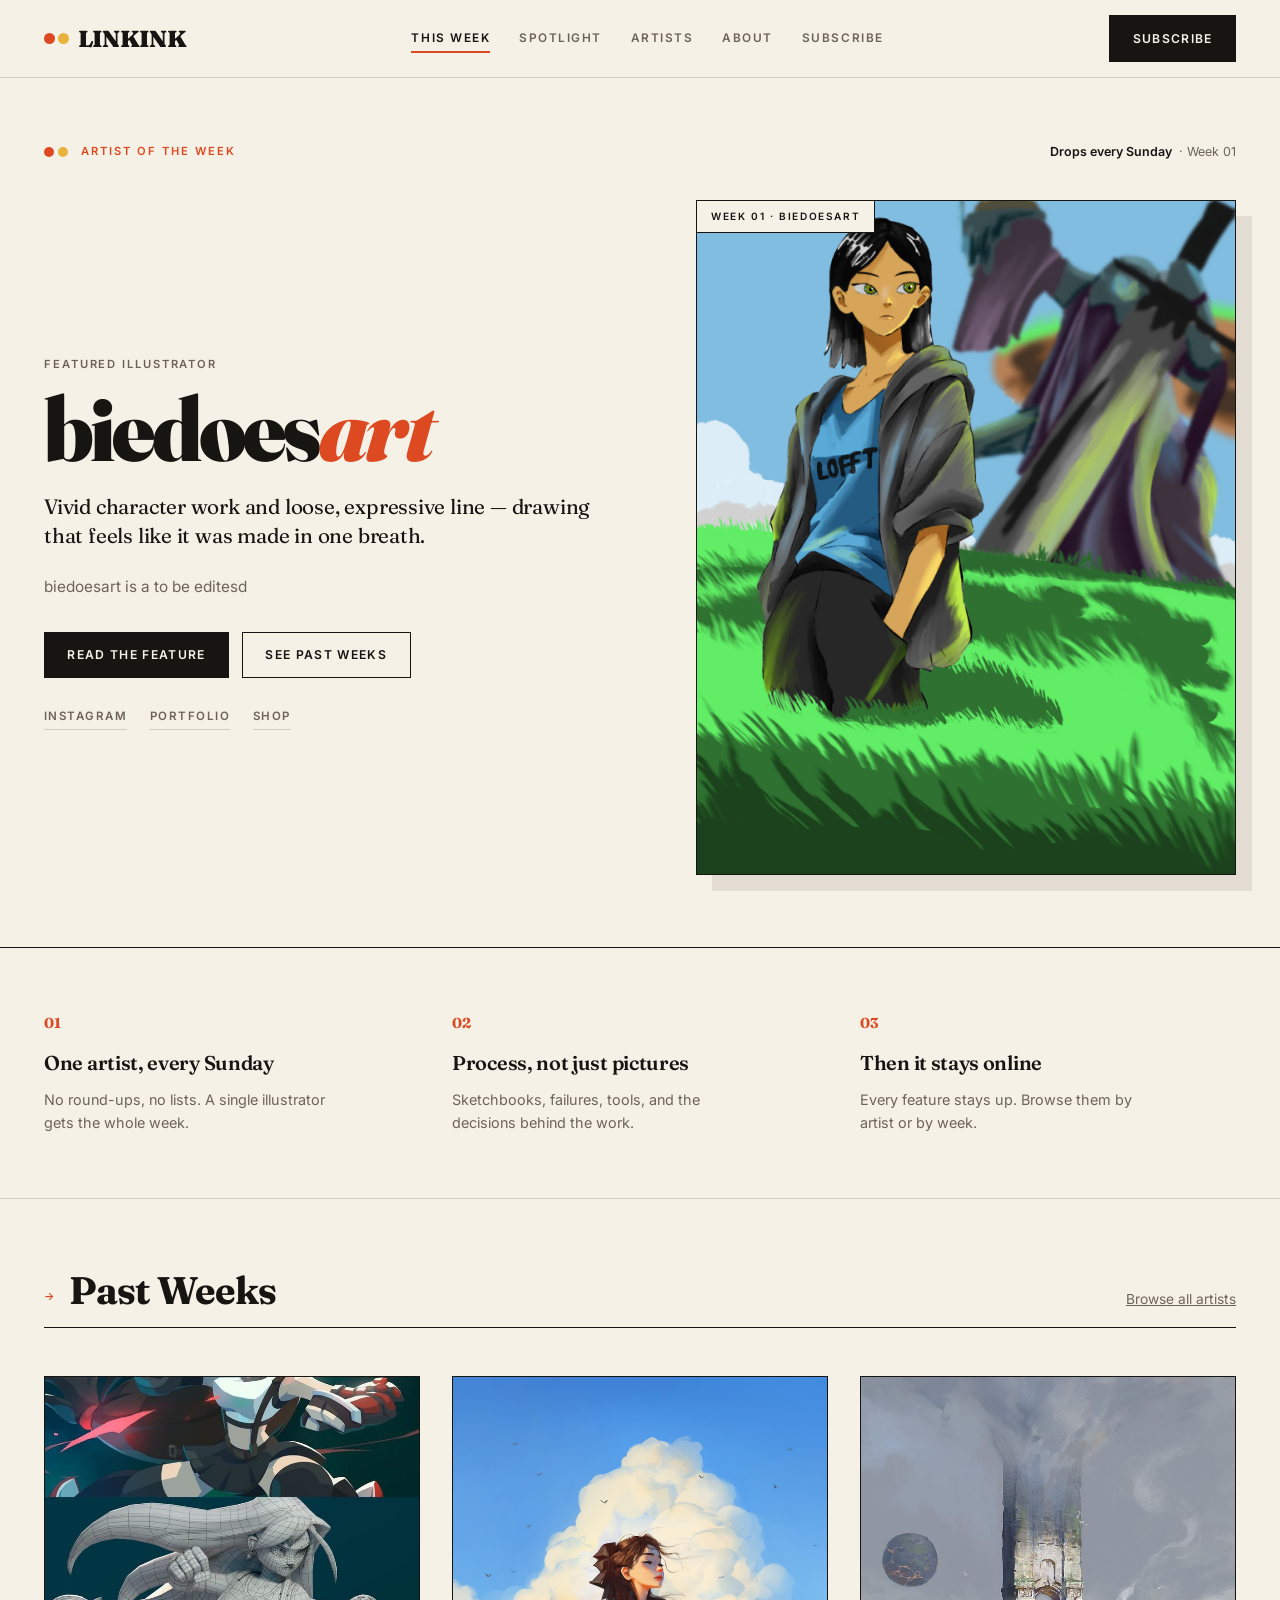
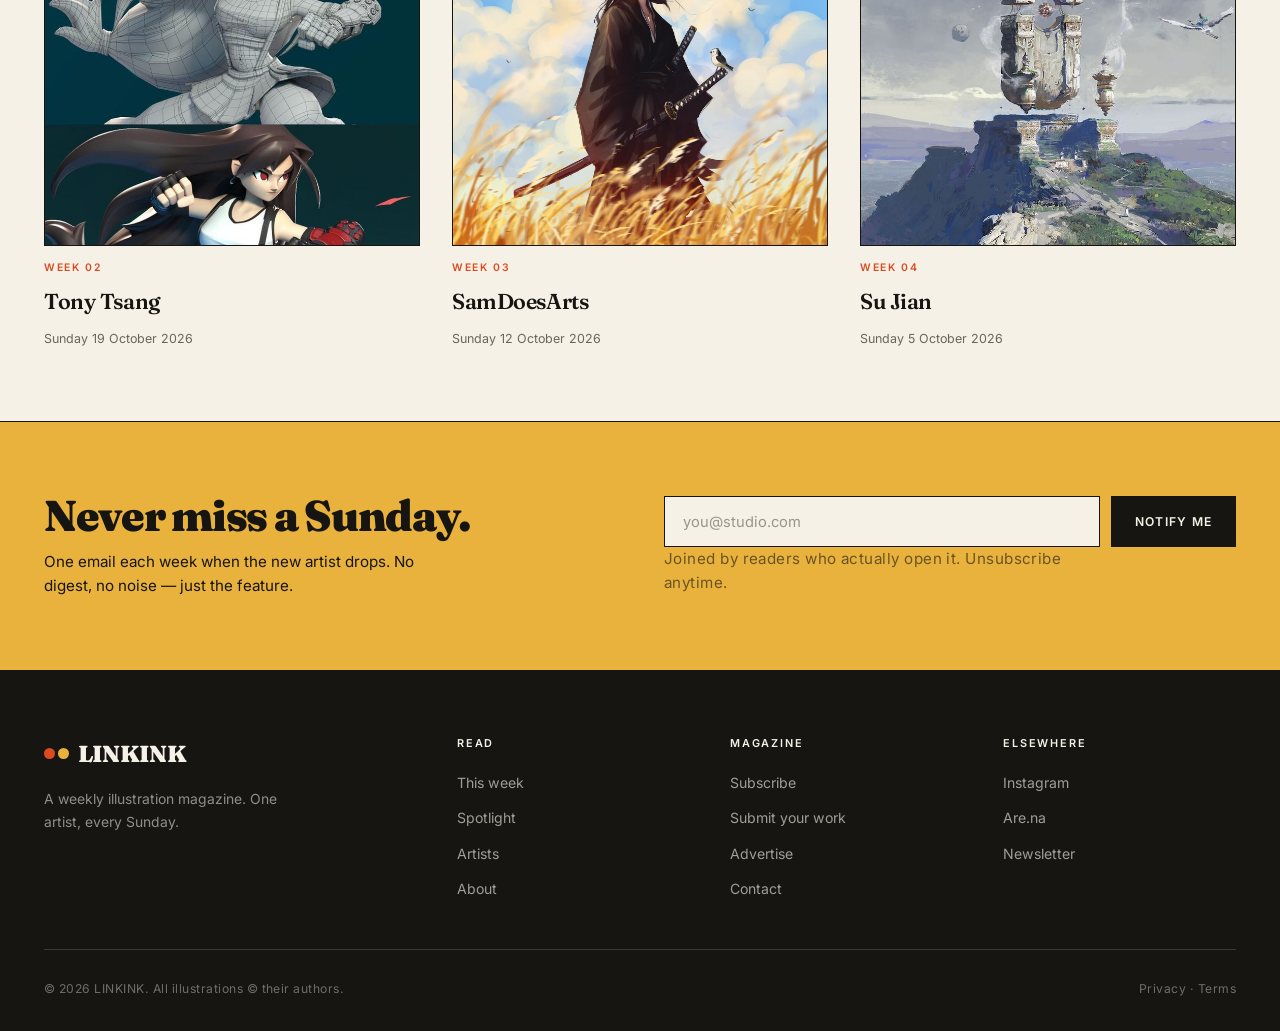
<file: index.html>
<!DOCTYPE html>
<html lang="en">
<head>
<meta charset="utf-8">
<meta name="viewport" content="width=device-width, initial-scale=1">
<title>LINKINK — Artist of the Week</title>
<meta name="description" content="LINKINK is a weekly illustration magazine. Every Sunday we feature one artist, in depth.">
<link rel="preconnect" href="https://fonts.googleapis.com">
<link rel="preconnect" href="https://fonts.gstatic.com" crossorigin>
<link href="https://fonts.googleapis.com/css2?family=Fraunces:opsz,wght@9..144,400;9..144,600;9..144,700;9..144,900&family=Inter:wght@400;500;600&display=swap" rel="stylesheet">
<link rel="stylesheet" href="style.css">
<style>
  /* ===== HOME-ONLY STYLES ===== */

  /* --- Weekly hero --- */
  .weekly {
    padding: 4rem 0 4.5rem;
    border-bottom: 1.5px solid var(--ink);
  }
  .weekly-top {
    display: flex;
    align-items: center;
    justify-content: space-between;
    gap: 1.5rem;
    flex-wrap: wrap;
    margin-bottom: 2.4rem;
  }
  .weekly-label {
    display: inline-flex;
    align-items: center;
    gap: .8rem;
    font-size: .7rem;
    font-weight: 600;
    letter-spacing: .18em;
    text-transform: uppercase;
    color: var(--rust);
  }
  .weekly-label::before {
    content: "";
    width: 10px; height: 10px;
    background: var(--rust);
    border-radius: 50%;
    box-shadow: 14px 0 0 var(--mustard);
    margin-right: 14px;
  }
  .drop-note {
    font-size: .78rem;
    color: var(--muted);
    display: inline-flex;
    align-items: center;
    gap: .45rem;
  }
  .drop-note strong { color: var(--ink); font-weight: 600; }

  .weekly-grid {
    display: grid;
    grid-template-columns: 1.05fr .95fr;
    gap: 3.5rem;
    align-items: center;
  }

  .artist-kicker {
    font-size: .7rem;
    font-weight: 600;
    letter-spacing: .17em;
    text-transform: uppercase;
    color: var(--muted);
    margin-bottom: .9rem;
  }
  .artist-name {
    font-family: 'Fraunces', Georgia, serif;
    font-weight: 900;
    font-size: clamp(3rem, 7vw, 5.6rem);
    line-height: .92;
    letter-spacing: -.04em;
    margin: 0 0 1.3rem;
  }
  .artist-name em {
    font-style: italic;
    color: var(--rust);
  }
  .artist-statement {
    font-family: 'Fraunces', Georgia, serif;
    font-size: clamp(1.1rem, 1.8vw, 1.3rem);
    line-height: 1.4;
    letter-spacing: -.01em;
    margin: 0 0 1.6rem;
    max-width: 44ch;
  }
  .artist-bio {
    font-size: .96rem;
    color: var(--muted);
    max-width: 46ch;
    margin: 0 0 2rem;
  }

  .artist-actions {
    display: flex;
    flex-wrap: wrap;
    gap: .8rem;
    margin-bottom: 1.8rem;
  }

  .artist-links {
    display: flex;
    flex-wrap: wrap;
    gap: 1.4rem;
    font-size: .72rem;
    font-weight: 600;
    letter-spacing: .13em;
    text-transform: uppercase;
    color: var(--muted);
  }
  .artist-links a {
    text-decoration: none;
    border-bottom: 1.5px solid var(--line);
    padding-bottom: .2rem;
    transition: color .2s, border-color .2s;
  }
  .artist-links a:hover { color: var(--rust); border-color: var(--rust); }

  .feature-art {
    position: relative;
    border: 1.5px solid var(--ink);
    background: var(--paper);
    overflow: hidden;
    aspect-ratio: 4 / 5;
    box-shadow: 16px 16px 0 rgba(23,21,18,.09);
    margin: 0;
  }
  .feature-art img {
    width: 100%;
    height: 100%;
    object-fit: cover;
    transition: transform .8s cubic-bezier(.2,.8,.2,1);
  }
  .feature-art:hover img { transform: scale(1.04); }
  .feature-tag {
    position: absolute;
    top: 0; left: 0;
    z-index: 2;
    background: var(--paper);
    border-right: 1.5px solid var(--ink);
    border-bottom: 1.5px solid var(--ink);
    font-size: .63rem;
    font-weight: 600;
    letter-spacing: .16em;
    text-transform: uppercase;
    padding: .45rem .85rem;
  }

  /* --- How it works strip --- */
  .how {
    padding: 4rem 0;
    border-bottom: 1.5px solid var(--line);
  }
  .how-grid {
    display: grid;
    grid-template-columns: repeat(3, 1fr);
    gap: 2.5rem 2rem;
  }
  .how-step .n {
    font-family: 'Fraunces', Georgia, serif;
    font-size: .9rem;
    font-weight: 700;
    color: var(--rust);
    display: block;
    margin-bottom: .8rem;
  }
  .how-step h3 {
    font-family: 'Fraunces', Georgia, serif;
    font-weight: 600;
    font-size: 1.25rem;
    letter-spacing: -.015em;
    margin: 0 0 .55rem;
  }
  .how-step p {
    margin: 0;
    font-size: .9rem;
    color: var(--muted);
    max-width: 34ch;
  }

  /* --- Past weeks --- */
  .past-weeks { padding: 4.5rem 0; scroll-margin-top: 5rem; }
  .week-card {
    display: grid;
    gap: .85rem;
    text-decoration: none;
    color: inherit;
  }
  .week-card .shot {
    aspect-ratio: 4 / 5;
    border: 1.5px solid var(--ink);
    overflow: hidden;
    background: var(--paper);
  }
  .week-card .shot img {
    width: 100%;
    height: 100%;
    object-fit: cover;
    transition: transform .7s cubic-bezier(.2,.8,.2,1);
  }
  .week-card:hover .shot img { transform: scale(1.05); }
  .week-card .week-no {
    font-size: .65rem;
    font-weight: 600;
    letter-spacing: .16em;
    text-transform: uppercase;
    color: var(--rust);
  }
  .week-card h3 {
    font-family: 'Fraunces', Georgia, serif;
    font-weight: 600;
    font-size: 1.35rem;
    letter-spacing: -.02em;
    line-height: 1.15;
    margin: 0;
    transition: color .2s;
  }
  .week-card:hover h3 { color: var(--rust); }
  .week-card .date {
    font-size: .78rem;
    color: var(--muted);
  }

  /* --- Responsive --- */
  @media (max-width: 900px) {
    .weekly-grid { grid-template-columns: 1fr; gap: 2.5rem; }
    .feature-art { aspect-ratio: 4 / 5; box-shadow: 12px 12px 0 rgba(23,21,18,.09); }
    .how-grid { grid-template-columns: 1fr; gap: 2rem; }
  }
  @media (max-width: 600px) {
    .weekly { padding: 2.8rem 0 3.2rem; }
    .weekly-top { gap: .8rem; }
    .artist-name { font-size: clamp(2.6rem, 14vw, 4rem); }
  }
</style>
</head>
<body>

<header class="site-header">
  <div class="header-inner">
    <a href="index.html" class="logo">LINKINK</a>

    <nav class="nav" id="nav">
      <a href="index.html" aria-current="page">This Week</a>
      <a href="spotlight.html">Spotlight</a>
      <a href="artists.html">Artists</a>
      <a href="about.html">About</a>
      <a href="subscribe.html">Subscribe</a>
    </nav>

    <a href="subscribe.html" class="btn btn--subscribe">Subscribe</a>
    <button class="menu-btn" id="menuBtn" aria-expanded="false" aria-controls="nav">Menu</button>
  </div>
</header>

<main>

  <!-- ===== ARTIST OF THE WEEK ===== -->
  <section class="weekly">
    <div class="wrap">

      <div class="weekly-top">
        <span class="weekly-label">Artist of the Week</span>
        <span class="drop-note">
          <strong>Drops every Sunday</strong> · Week 01
        </span>
      </div>

      <div class="weekly-grid">

        <div>
          <p class="artist-kicker">Featured illustrator</p>

          <h1 class="artist-name">biedoes<em>art</em></h1>

          <p class="artist-statement">
            Vivid character work and loose, expressive line — drawing that
            feels like it was made in one breath.
          </p>

          <p class="artist-bio">
            biedoesart is a to be editesd
          </p>

          <div class="artist-actions">
            <a href="artists.html" class="btn">Read the feature</a>
            <a href="#past-weeks" class="btn btn--ghost">See past weeks</a>
          </div>

          <div class="artist-links">
            <a href="#">Instagram</a>
            <a href="#">Portfolio</a>
            <a href="#">Shop</a>
          </div>
        </div>

        <figure class="feature-art">
          <span class="feature-tag">Week 01 · biedoesart</span>
          <img src="images/biedoesart-feature.png" alt="Featured artwork by biedoesart">
        </figure>

      </div>
    </div>
  </section>

  <!-- ===== HOW THE MAGAZINE WORKS ===== -->
  <section class="how">
    <div class="wrap">
      <div class="how-grid">

        <div class="how-step">
          <span class="n">01</span>
          <h3>One artist, every Sunday</h3>
          <p>No round-ups, no lists. A single illustrator gets the whole week.</p>
        </div>

        <div class="how-step">
          <span class="n">02</span>
          <h3>Process, not just pictures</h3>
          <p>Sketchbooks, failures, tools, and the decisions behind the work.</p>
        </div>

        <div class="how-step">
          <span class="n">03</span>
          <h3>Then it stays online</h3>
          <p>Every feature stays up. Browse them by artist or by week.</p>
        </div>

      </div>
    </div>
  </section>

  <!-- ===== PAST WEEKS ===== -->
  <section class="past-weeks" id="past-weeks">
    <div class="wrap">

      <div class="section-head">
        <h2><span class="num">→</span> Past Weeks</h2>
        <p><a href="artists.html" style="text-decoration:underline">Browse all artists</a></p>
      </div>

      <div class="grid-3">

        <a href="#" class="week-card">
          <div class="shot"><img src="images/artist-week-02.jpg" alt="Artwork by last week's featured artist"></div>
          <span class="week-no">Week 02</span>
          <h3>Tony Tsang</h3>
          <span class="date">Sunday 19 October 2026</span>
        </a>

        <a href="#" class="week-card">
          <div class="shot"><img src="images/artist-week-03.jpg" alt="Artwork by the week 03 artist"></div>
          <span class="week-no">Week 03</span>
          <h3>SamDoesArts</h3>
          <span class="date">Sunday 12 October 2026</span>
        </a>

        <a href="#" class="week-card">
          <div class="shot"><img src="images/artist-week-04.jpg" alt="Artwork by the week 04 artist"></div>
          <span class="week-no">Week 04</span>
          <h3>Su Jian</h3>
          <span class="date">Sunday 5 October 2026</span>
        </a>

      </div>

    </div>
  </section>

  <!-- ===== NEWSLETTER ===== -->
  <section class="newsletter">
    <div class="wrap newsletter-inner">
      <div>
        <h2>Never miss a Sunday.</h2>
        <p>One email each week when the new artist drops. No digest, no noise — just the feature.</p>
      </div>
      <div>
        <form class="nl-form" onsubmit="event.preventDefault(); this.reset(); this.querySelector('input').placeholder='Thanks — see you Sunday!';">
          <label for="email" class="sr-only">Email address</label>
          <input id="email" type="email" placeholder="you@studio.com" required>
          <button type="submit" class="btn">Notify me</button>
        </form>
        <p class="nl-note">Joined by readers who actually open it. Unsubscribe anytime.</p>
      </div>
    </div>
  </section>

</main>

<footer class="site-footer">
  <div class="wrap">
    <div class="footer-grid">
      <div class="footer-brand">
        <a href="index.html" class="logo">LINKINK</a>
        <p>A weekly illustration magazine. One artist, every Sunday.</p>
      </div>

      <div>
        <h4>Read</h4>
        <ul>
          <li><a href="index.html">This week</a></li>
          <li><a href="spotlight.html">Spotlight</a></li>
          <li><a href="artists.html">Artists</a></li>
          <li><a href="about.html">About</a></li>
        </ul>
      </div>

      <div>
        <h4>Magazine</h4>
        <ul>
          <li><a href="subscribe.html">Subscribe</a></li>
          <li><a href="about.html">Submit your work</a></li>
          <li><a href="#">Advertise</a></li>
          <li><a href="#">Contact</a></li>
        </ul>
      </div>

      <div>
        <h4>Elsewhere</h4>
        <ul>
          <li><a href="#">Instagram</a></li>
          <li><a href="#">Are.na</a></li>
          <li><a href="#">Newsletter</a></li>
        </ul>
      </div>
    </div>

    <div class="footer-bottom">
      <span>© 2026 LINKINK. All illustrations © their authors.</span>
      <span>Privacy · Terms</span>
    </div>
  </div>
</footer>

<script>
  const menuBtn = document.getElementById('menuBtn');
  const nav = document.getElementById('nav');

  menuBtn.addEventListener('click', () => {
    const open = nav.classList.toggle('is-open');
    menuBtn.setAttribute('aria-expanded', open);
    menuBtn.textContent = open ? 'Close' : 'Menu';
  });

  nav.addEventListener('click', (e) => {
    if (e.target.tagName === 'A') {
      nav.classList.remove('is-open');
      menuBtn.setAttribute('aria-expanded', 'false');
      menuBtn.textContent = 'Menu';
    }
  });
</script>

</body>
</html>
</file>
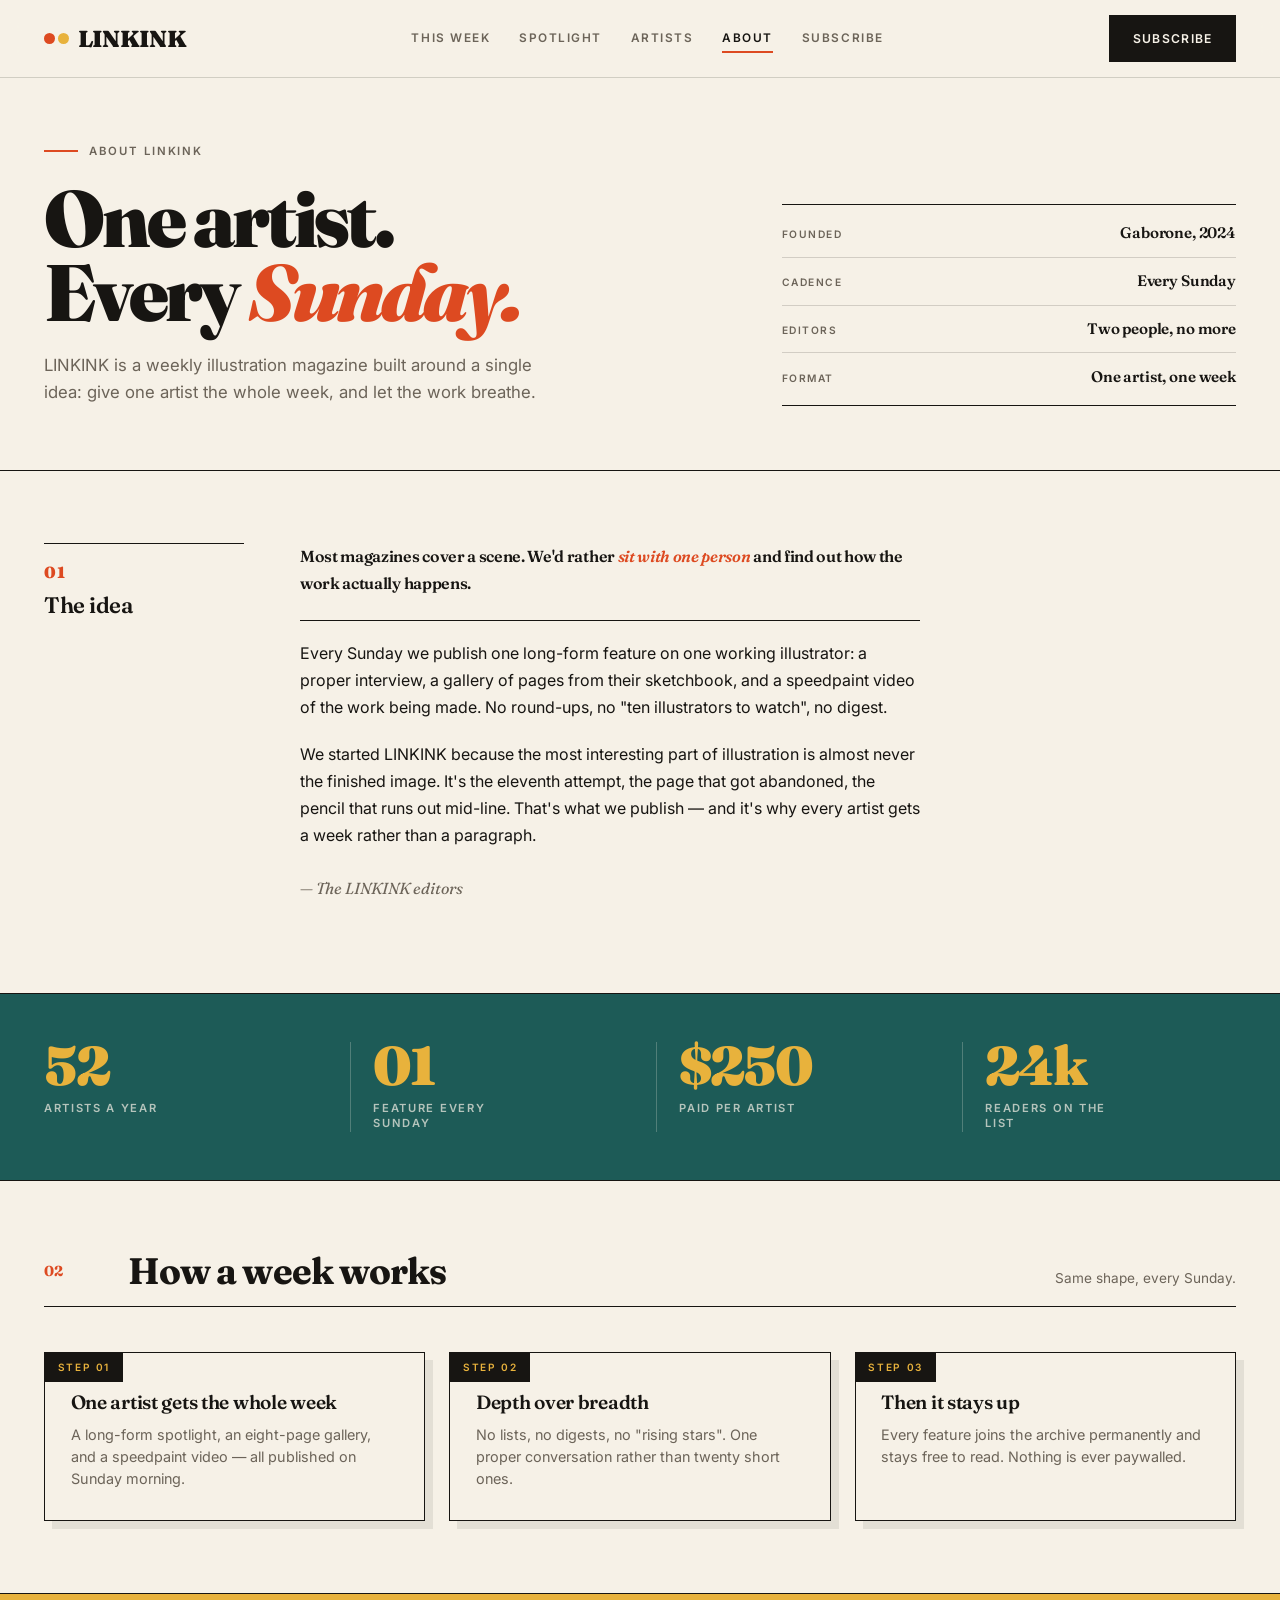
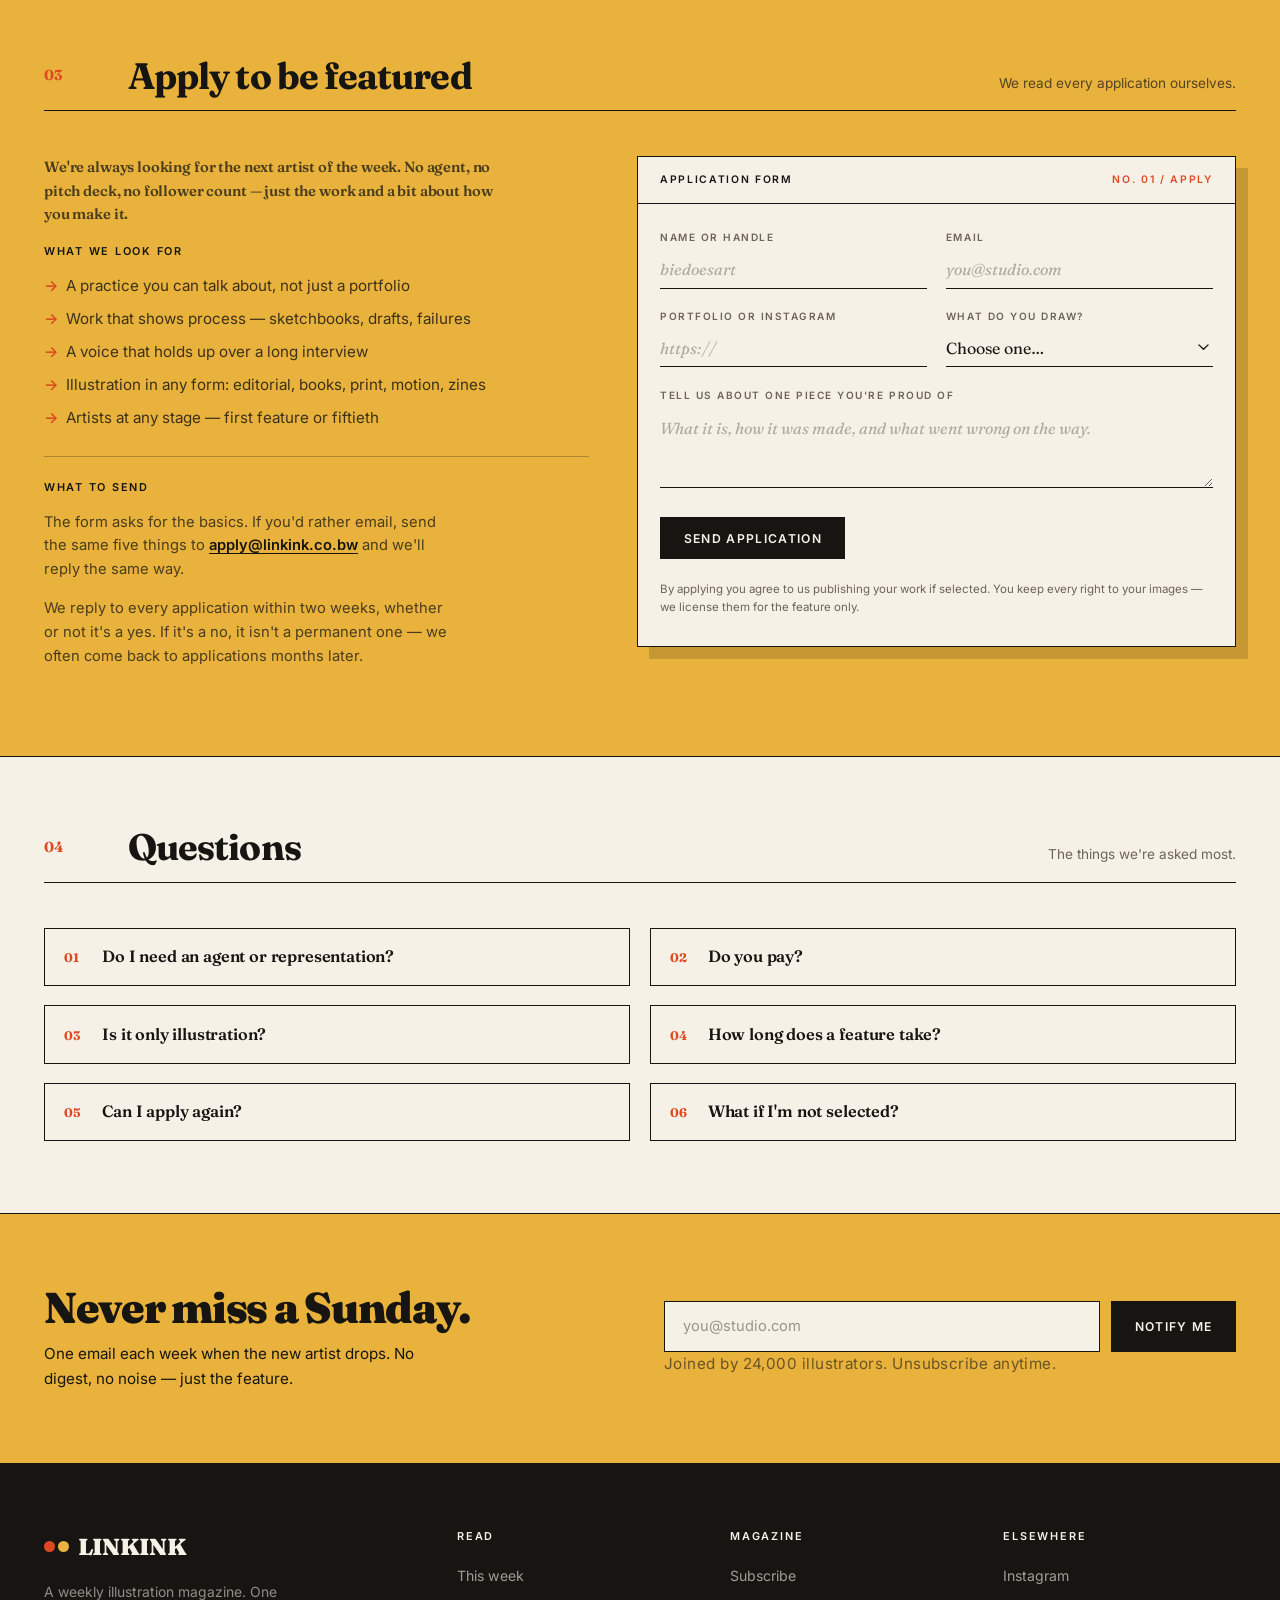
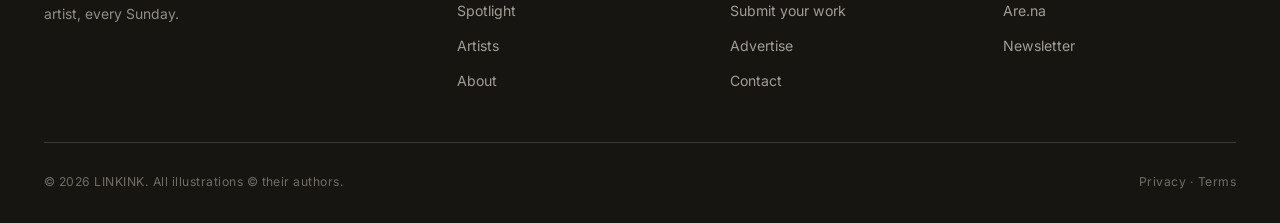
<file: about.html>
<!DOCTYPE html>
<html lang="en">
<head>
<meta charset="utf-8">
<meta name="viewport" content="width=device-width, initial-scale=1">
<title>About — LINKINK</title>
<meta name="description" content="LINKINK is a weekly illustration magazine. One artist, every Sunday. Here's how it works — and how to apply.">
<link rel="preconnect" href="https://fonts.googleapis.com">
<link rel="preconnect" href="https://fonts.gstatic.com" crossorigin>
<link href="https://fonts.googleapis.com/css2?family=Fraunces:opsz,wght@9..144,400;9..144,600;9..144,700;9..144,900&family=Inter:wght@400;500;600&display=swap" rel="stylesheet">
<link rel="stylesheet" href="style.css">
<style>
  /* ============================================================
     ABOUT PAGE — editorial masthead style (page-scoped)
     ============================================================ */

  /* ---- Hero / masthead ---- */
  .ab-hero {
    padding: 3.5rem 0 4rem;
    border-bottom: 1.5px solid var(--ink);
  }

  .ab-hero-grid {
    display: grid;
    grid-template-columns: 1.5fr 1fr;
    gap: 3.5rem;
    align-items: end;
  }

  .ab-eyebrow {
    display: inline-flex;
    align-items: center;
    gap: .7rem;
    font-size: .71rem;
    font-weight: 600;
    letter-spacing: .17em;
    text-transform: uppercase;
    color: var(--muted);
    margin-bottom: 1.4rem;
  }
  .ab-eyebrow::before {
    content: "";
    width: 34px; height: 1.5px;
    background: var(--rust);
  }

  .ab-title {
    font-family: 'Fraunces', Georgia, serif;
    font-weight: 900;
    font-size: clamp(2.8rem, 7vw, 5rem);
    line-height: .92;
    letter-spacing: -.04em;
    margin: 0 0 1.4rem;
  }
  .ab-title em { font-style: italic; color: var(--rust); }

  .ab-lede {
    font-size: 1.05rem;
    color: var(--muted);
    max-width: 48ch;
    margin: 0;
  }

  /* Colophon — magazine masthead */
  .ab-colophon {
    border-top: 1.5px solid var(--ink);
    border-bottom: 1.5px solid var(--ink);
    padding: .3rem 0;
  }
  .ab-colophon-row {
    display: flex;
    justify-content: space-between;
    align-items: baseline;
    gap: 1rem;
    padding: .7rem 0;
    border-bottom: 1px solid var(--line);
    font-size: .8rem;
  }
  .ab-colophon-row:last-child { border-bottom: none; }
  .ab-colophon-row span {
    font-size: .64rem;
    font-weight: 600;
    letter-spacing: .15em;
    text-transform: uppercase;
    color: var(--muted);
  }
  .ab-colophon-row strong {
    font-family: 'Fraunces', Georgia, serif;
    font-weight: 600;
    font-size: .95rem;
    letter-spacing: -.01em;
  }

  /* ---- Section heads ---- */
  .ab-section-head {
    display: grid;
    grid-template-columns: 60px 1fr auto;
    gap: 1.5rem;
    align-items: end;
    border-bottom: 1.5px solid var(--ink);
    padding-bottom: 1rem;
    margin-bottom: 2.8rem;
  }
  .ab-section-head .ab-num {
    font-family: 'Fraunces', Georgia, serif;
    font-size: .9rem;
    font-weight: 700;
    color: var(--rust);
    align-self: center;
  }
  .ab-section-head h2 {
    font-family: 'Fraunces', Georgia, serif;
    font-weight: 700;
    font-size: clamp(1.6rem, 3vw, 2.3rem);
    letter-spacing: -.025em;
    line-height: 1;
    margin: 0;
  }
  .ab-section-head p {
    margin: 0;
    font-size: .85rem;
    color: var(--muted);
    max-width: 30ch;
  }

  /* ---- 01 / The idea ---- */
  .ab-idea { padding: 4.5rem 0; }

  .ab-idea-grid {
    display: grid;
    grid-template-columns: 200px 1fr;
    gap: 3.5rem;
    align-items: start;
  }

  .ab-side {
    position: sticky;
    top: 6rem;
    border-top: 1.5px solid var(--ink);
    padding-top: 1rem;
  }
  .ab-side .ab-num {
    display: block;
    font-family: 'Fraunces', Georgia, serif;
    font-weight: 900;
    font-size: 1rem;
    letter-spacing: .05em;
    color: var(--rust);
    margin-bottom: .5rem;
  }
  .ab-side h2 {
    font-family: 'Fraunces', Georgia, serif;
    font-weight: 600;
    font-size: 1.4rem;
    letter-spacing: -.02em;
    line-height: 1.1;
    margin: 0;
  }

  .ab-idea-copy { max-width: 62ch; }

  .ab-pull {
    font-family: 'Fraunces', Georgia, serif;
    font-weight: 600;
    font-size: clamp(1.4rem, 2.6vw, 1.9rem);
    line-height: 1.2;
    letter-spacing: -.02em;
    margin: 0 0 1.6rem;
    padding-bottom: 1.4rem;
    border-bottom: 1.5px solid var(--ink);
  }
  .ab-pull em { font-style: italic; color: var(--rust); }

  .ab-idea-copy p {
    font-size: 1rem;
    line-height: 1.7;
    margin: 0 0 1.2rem;
  }
  .ab-sign {
    font-family: 'Fraunces', Georgia, serif;
    font-style: italic;
    font-size: .95rem;
    color: var(--muted);
    margin-top: 1.6rem !important;
  }

  /* ---- Numbers band ---- */
  .ab-numbers {
    background: var(--teal);
    color: var(--paper);
    padding: 3rem 0;
    border-top: 1.5px solid var(--ink);
    border-bottom: 1.5px solid var(--ink);
  }
  .ab-numbers-grid {
    display: grid;
    grid-template-columns: repeat(4, 1fr);
    gap: 2rem;
  }
  .ab-stat {
    border-left: 1.5px solid rgba(246,241,231,.24);
    padding-left: 1.4rem;
  }
  .ab-stat:first-child { border-left: none; padding-left: 0; }
  .ab-stat .v {
    display: block;
    font-family: 'Fraunces', Georgia, serif;
    font-weight: 900;
    font-size: clamp(2.2rem, 4.5vw, 3.4rem);
    line-height: .9;
    letter-spacing: -.04em;
    color: var(--mustard);
    margin-bottom: .6rem;
    font-variant-numeric: tabular-nums;
  }
  .ab-stat .k {
    font-size: .7rem;
    font-weight: 600;
    letter-spacing: .15em;
    text-transform: uppercase;
    color: rgba(246,241,231,.7);
    line-height: 1.4;
    max-width: 18ch;
    display: block;
  }

  /* ---- 02 / Week cards ---- */
  .ab-week { padding: 4.5rem 0; }

  .ab-week-cards {
    display: grid;
    grid-template-columns: repeat(3, 1fr);
    gap: 1.5rem;
  }
  .ab-card {
    position: relative;
    border: 1.5px solid var(--ink);
    background: var(--paper);
    padding: 2.4rem 1.6rem 1.8rem;
    box-shadow: 8px 8px 0 rgba(23,21,18,.08);
    transition: transform .2s, box-shadow .2s;
  }
  .ab-card:hover {
    transform: translate(-2px,-2px);
    box-shadow: 10px 10px 0 rgba(23,21,18,.12);
  }
  .ab-card-tab {
    position: absolute;
    top: 0; left: 0;
    background: var(--ink);
    color: var(--mustard);
    font-size: .63rem;
    font-weight: 600;
    letter-spacing: .16em;
    text-transform: uppercase;
    padding: .4rem .8rem;
  }
  .ab-card h3 {
    font-family: 'Fraunces', Georgia, serif;
    font-weight: 600;
    font-size: 1.2rem;
    letter-spacing: -.015em;
    line-height: 1.2;
    margin: 0 0 .6rem;
  }
  .ab-card p {
    margin: 0;
    font-size: .9rem;
    color: var(--muted);
    line-height: 1.55;
  }

  /* ---- 03 / Apply ---- */
  .ab-apply {
    background: var(--mustard);
    border-top: 1.5px solid var(--ink);
    border-bottom: 1.5px solid var(--ink);
    padding: 4rem 0 4.5rem;
  }
  .ab-apply .ab-section-head { border-bottom-color: var(--ink); }
  .ab-apply .ab-section-head p { color: rgba(23,21,18,.7); }

  .ab-apply-grid {
    display: grid;
    grid-template-columns: 1fr 1.1fr;
    gap: 3rem;
    align-items: start;
  }

  .ab-letter-lede {
    font-family: 'Fraunces', Georgia, serif;
    font-weight: 600;
    font-size: clamp(1.15rem, 2vw, 1.4rem);
    line-height: 1.35;
    letter-spacing: -.01em;
    margin: 0 0 2rem;
    max-width: 44ch;
  }

  .ab-apply-letter h3 {
    font-family: 'Inter', sans-serif;
    font-size: .68rem;
    font-weight: 600;
    letter-spacing: .16em;
    text-transform: uppercase;
    color: var(--ink);
    margin: 0 0 .9rem;
    padding-top: 1.4rem;
    border-top: 1.5px solid rgba(23,21,18,.28);
  }
  .ab-apply-letter h3:first-of-type { padding-top: 0; border-top: none; }

  .ab-list {
    list-style: none;
    margin: 0 0 1.6rem;
    padding: 0;
    display: grid;
    gap: .65rem;
  }
  .ab-list li {
    position: relative;
    padding-left: 1.4rem;
    font-size: .95rem;
    line-height: 1.5;
    color: rgba(23,21,18,.82);
  }
  .ab-list li::before {
    content: "→";
    position: absolute;
    left: 0;
    color: var(--rust);
    font-weight: 600;
  }

  .ab-apply-letter p {
    font-size: .92rem;
    line-height: 1.6;
    color: rgba(23,21,18,.75);
    margin: 0 0 1rem;
    max-width: 46ch;
  }
  .ab-apply-letter p a {
    color: var(--ink);
    text-decoration: underline;
    text-underline-offset: 3px;
    font-weight: 600;
  }

  /* Paper application slip */
  .ab-form-card {
    background: var(--paper);
    border: 1.5px solid var(--ink);
    box-shadow: 12px 12px 0 rgba(23,21,18,.16);
  }
  .ab-form-card-head {
    display: flex;
    justify-content: space-between;
    align-items: baseline;
    gap: 1rem;
    padding: .9rem 1.4rem;
    border-bottom: 1.5px solid var(--ink);
    font-size: .65rem;
    font-weight: 600;
    letter-spacing: .16em;
    text-transform: uppercase;
  }
  .ab-form-card-head span:last-child { color: var(--rust); }

  .ab-form {
    padding: 1.6rem 1.4rem 1.8rem;
    display: grid;
    gap: 1.2rem;
  }

  .ab-field { display: grid; gap: .35rem; }
  .ab-field label {
    font-size: .63rem;
    font-weight: 600;
    letter-spacing: .15em;
    text-transform: uppercase;
    color: var(--muted);
  }
  .ab-field input,
  .ab-field select,
  .ab-field textarea {
    font-family: 'Fraunces', Georgia, serif;
    font-size: 1rem;
    padding: .5rem 0 .55rem;
    background: transparent;
    border: none;
    border-bottom: 1.5px solid var(--ink);
    color: var(--ink);
    outline: none;
    transition: border-color .2s;
    border-radius: 0;
    -webkit-appearance: none;
    appearance: none;
  }
  .ab-field input::placeholder,
  .ab-field textarea::placeholder {
    color: rgba(23,21,18,.32);
    font-style: italic;
  }
  .ab-field input:focus,
  .ab-field select:focus,
  .ab-field textarea:focus { border-bottom-color: var(--rust); }
  .ab-field textarea {
    min-height: 80px;
    resize: vertical;
    line-height: 1.5;
  }
  .ab-field select {
    cursor: pointer;
    padding-right: 1.6rem;
    background-image: url("data:image/svg+xml,%3Csvg xmlns='http://www.w3.org/2000/svg' viewBox='0 0 12 8'%3E%3Cpath d='M1 1l5 5 5-5' fill='none' stroke='%23171512' stroke-width='1.5' stroke-linecap='round' stroke-linejoin='round'/%3E%3C/svg%3E");
    background-repeat: no-repeat;
    background-position: right .2rem center;
    background-size: 11px;
  }

  .ab-form-row {
    display: grid;
    grid-template-columns: 1fr 1fr;
    gap: 1.2rem;
  }

  .ab-form .btn {
    justify-self: start;
    margin-top: .6rem;
    background: var(--ink);
    border-color: var(--ink);
    color: var(--paper);
  }
  .ab-form .btn:hover {
    background: var(--rust);
    border-color: var(--rust);
    color: var(--paper);
  }

  .ab-form-foot {
    font-family: 'Inter', sans-serif;
    font-size: .72rem;
    color: var(--muted);
    line-height: 1.55;
    margin: .2rem 0 0;
  }

  .ab-success {
    padding: 1.6rem 1.4rem 1.8rem;
    outline: none;
  }
  .ab-success[hidden] { display: none; }
  .ab-success h3 {
    font-family: 'Fraunces', Georgia, serif;
    font-weight: 600;
    font-size: 1.25rem;
    letter-spacing: -.015em;
    margin: 0 0 .6rem;
    color: var(--ink);
  }
  .ab-success p {
    font-size: .92rem;
    line-height: 1.6;
    color: var(--muted);
    margin: 0;
  }
  .ab-success strong { color: var(--rust); font-weight: 600; }

  /* ---- 04 / FAQ ---- */
  .ab-faq { padding: 4.5rem 0; }

  .ab-faq-grid {
    display: grid;
    grid-template-columns: 1fr 1fr;
    gap: 1.2rem;
  }

  .ab-faq-item {
    border: 1.5px solid var(--ink);
    background: var(--paper);
    transition: background .2s;
  }
  .ab-faq-item[open] { background: rgba(232,178,60,.1); }

  .ab-faq-item summary {
    display: flex;
    align-items: baseline;
    gap: 1rem;
    padding: 1.1rem 1.2rem;
    cursor: pointer;
    list-style: none;
    font-family: 'Fraunces', Georgia, serif;
    font-weight: 600;
    font-size: 1.02rem;
    letter-spacing: -.01em;
    line-height: 1.3;
    transition: color .2s;
  }
  .ab-faq-item summary::-webkit-details-marker { display: none; }
  .ab-faq-item summary:focus-visible {
    outline: 2px solid var(--rust);
    outline-offset: -3px;
  }
  .ab-faq-item summary:hover { color: var(--rust); }

  .ab-faq-n {
    font-family: 'Fraunces', Georgia, serif;
    font-weight: 700;
    font-size: .78rem;
    color: var(--rust);
    flex: 0 0 auto;
    font-variant-numeric: tabular-nums;
    min-width: 22px;
  }

  .ab-faq-body {
    padding: 0 1.2rem 1.2rem;
    font-size: .92rem;
    line-height: 1.6;
    color: var(--muted);
  }
  .ab-faq-body p { margin: 0; }

  /* ---- Responsive ---- */
  @media (max-width: 1024px) {
    .ab-hero-grid { grid-template-columns: 1fr 1fr; gap: 2.5rem; }
    .ab-idea-grid { grid-template-columns: 140px 1fr; gap: 2.5rem; }
    .ab-numbers-grid { grid-template-columns: repeat(2, 1fr); gap: 2rem 1.5rem; }
    .ab-stat:nth-child(3) { border-left: none; padding-left: 0; }
    .ab-apply-grid { grid-template-columns: 1fr; gap: 2.5rem; }
    .ab-faq-grid { grid-template-columns: 1fr; }
  }

  @media (max-width: 900px) {
    .ab-hero { padding: 2.4rem 0 3rem; }
    .ab-hero-grid { grid-template-columns: 1fr; gap: 2rem; align-items: start; }
    .ab-section-head { grid-template-columns: 40px 1fr; gap: 1rem; }
    .ab-section-head p { grid-column: 2; }

    .ab-idea-grid { grid-template-columns: 1fr; gap: 1.5rem; }
    .ab-side { position: static; }

    .ab-week-cards { grid-template-columns: 1fr; gap: 1.2rem; }
    .ab-week-cards .ab-card { box-shadow: 6px 6px 0 rgba(23,21,18,.08); }

    .ab-form-row { grid-template-columns: 1fr; }
  }

  @media (max-width: 600px) {
    .ab-hero { padding: 2rem 0 2.6rem; }
    .ab-numbers-grid { grid-template-columns: 1fr 1fr; }
    .ab-form-card { box-shadow: 8px 8px 0 rgba(23,21,18,.16); }
    .ab-form-card-head { padding: .8rem 1.1rem; font-size: .58rem; }
    .ab-form { padding: 1.3rem 1.1rem 1.4rem; }
  }
</style>
</head>
<body>

<header class="site-header">
  <div class="header-inner">
    <a href="index.html" class="logo">LINKINK</a>
    <nav class="nav" id="nav">
      <a href="index.html">This Week</a>
      <a href="spotlight.html">Spotlight</a>
      <a href="artists.html">Artists</a>
      <a href="about.html" aria-current="page">About</a>
      <a href="subscribe.html">Subscribe</a>
    </nav>
    <a href="subscribe.html" class="btn btn--subscribe">Subscribe</a>
    <button class="menu-btn" id="menuBtn" aria-expanded="false" aria-controls="nav">Menu</button>
  </div>
</header>

<main>

  <!-- ===== HERO / MASTHEAD ===== -->
  <section class="ab-hero">
    <div class="wrap">
      <div class="ab-hero-grid">

        <div class="ab-hero-main">
          <span class="ab-eyebrow">About LINKINK</span>
          <h1 class="ab-title">One artist.<br>Every <em>Sunday.</em></h1>
          <p class="ab-lede">
            LINKINK is a weekly illustration magazine built around a single idea:
            give one artist the whole week, and let the work breathe.
          </p>
        </div>

        <aside class="ab-colophon" aria-label="Masthead">
          <div class="ab-colophon-row"><span>Founded</span><strong>Gaborone, 2024</strong></div>
          <div class="ab-colophon-row"><span>Cadence</span><strong>Every Sunday</strong></div>
          <div class="ab-colophon-row"><span>Editors</span><strong>Two people, no more</strong></div>
          <div class="ab-colophon-row"><span>Format</span><strong>One artist, one week</strong></div>
        </aside>

      </div>
    </div>
  </section>

  <!-- ===== 01 / THE IDEA ===== -->
  <section class="ab-idea">
    <div class="wrap ab-idea-grid">

      <div class="ab-side">
        <span class="ab-num">01</span>
        <h2>The idea</h2>
      </div>

      <div class="ab-idea-copy">
        <p class="ab-pull">
          Most magazines cover a scene. We'd rather <em>sit with one person</em>
          and find out how the work actually happens.
        </p>
        <p>
          Every Sunday we publish one long-form feature on one working
          illustrator: a proper interview, a gallery of pages from their
          sketchbook, and a speedpaint video of the work being made. No
          round-ups, no "ten illustrators to watch", no digest.
        </p>
        <p>
          We started LINKINK because the most interesting part of illustration
          is almost never the finished image. It's the eleventh attempt, the page
          that got abandoned, the pencil that runs out mid-line. That's what we
          publish — and it's why every artist gets a week rather than a paragraph.
        </p>
        <p class="ab-sign">— The LINKINK editors</p>
      </div>

    </div>
  </section>

  <!-- ===== NUMBERS BAND ===== -->
  <section class="ab-numbers">
    <div class="wrap ab-numbers-grid">
      <div class="ab-stat">
        <span class="v">52</span>
        <span class="k">Artists a year</span>
      </div>
      <div class="ab-stat">
        <span class="v">01</span>
        <span class="k">Feature every Sunday</span>
      </div>
      <div class="ab-stat">
        <span class="v">$250</span>
        <span class="k">Paid per artist</span>
      </div>
      <div class="ab-stat">
        <span class="v">24k</span>
        <span class="k">Readers on the list</span>
      </div>
    </div>
  </section>

  <!-- ===== 02 / HOW A WEEK WORKS ===== -->
  <section class="ab-week">
    <div class="wrap">

      <header class="ab-section-head">
        <span class="ab-num">02</span>
        <h2>How a week works</h2>
        <p>Same shape, every Sunday.</p>
      </header>

      <div class="ab-week-cards">

        <article class="ab-card">
          <span class="ab-card-tab">Step 01</span>
          <h3>One artist gets the whole week</h3>
          <p>A long-form spotlight, an eight-page gallery, and a speedpaint video — all published on Sunday morning.</p>
        </article>

        <article class="ab-card">
          <span class="ab-card-tab">Step 02</span>
          <h3>Depth over breadth</h3>
          <p>No lists, no digests, no "rising stars". One proper conversation rather than twenty short ones.</p>
        </article>

        <article class="ab-card">
          <span class="ab-card-tab">Step 03</span>
          <h3>Then it stays up</h3>
          <p>Every feature joins the archive permanently and stays free to read. Nothing is ever paywalled.</p>
        </article>

      </div>

    </div>
  </section>

  <!-- ===== 03 / APPLY ===== -->
  <section class="ab-apply" id="apply">
    <div class="wrap">

      <header class="ab-section-head">
        <span class="ab-num">03</span>
        <h2>Apply to be featured</h2>
        <p>We read every application ourselves.</p>
      </header>

      <div class="ab-apply-grid">

        <!-- Left: letter -->
        <div class="ab-apply-letter">
          <p class="ab-letter-lede">
            We're always looking for the next artist of the week. No agent,
            no pitch deck, no follower count — just the work and a bit about how
            you make it.
          </p>

          <h3>What we look for</h3>
          <ul class="ab-list">
            <li>A practice you can talk about, not just a portfolio</li>
            <li>Work that shows process — sketchbooks, drafts, failures</li>
            <li>A voice that holds up over a long interview</li>
            <li>Illustration in any form: editorial, books, print, motion, zines</li>
            <li>Artists at any stage — first feature or fiftieth</li>
          </ul>

          <h3>What to send</h3>
          <p>
            The form asks for the basics. If you'd rather email, send the same
            five things to
            <a href="mailto:apply@linkink.co.bw">apply@linkink.co.bw</a>
            and we'll reply the same way.
          </p>
          <p>
            We reply to every application within two weeks, whether or not it's
            a yes. If it's a no, it isn't a permanent one — we often come back to
            applications months later.
          </p>
        </div>

        <!-- Right: paper application slip -->
        <div class="ab-form-card">
          <div class="ab-form-card-head">
            <span>Application form</span>
            <span>No. 01 / Apply</span>
          </div>

          <form class="ab-form" id="applyForm">

            <div class="ab-form-row">
              <div class="ab-field">
                <label for="apply-name">Name or handle</label>
                <input id="apply-name" name="name" type="text" placeholder="biedoesart" autocomplete="name" required>
              </div>
              <div class="ab-field">
                <label for="apply-email">Email</label>
                <input id="apply-email" name="email" type="email" placeholder="you@studio.com" autocomplete="email" required>
              </div>
            </div>

            <div class="ab-form-row">
              <div class="ab-field">
                <label for="apply-portfolio">Portfolio or Instagram</label>
                <input id="apply-portfolio" name="portfolio" type="url" placeholder="https://" autocomplete="url" required>
              </div>
              <div class="ab-field">
                <label for="apply-discipline">What do you draw?</label>
                <select id="apply-discipline" name="discipline" required>
                  <option value="" selected disabled>Choose one…</option>
                  <option>Editorial illustration</option>
                  <option>Picture books</option>
                  <option>Printmaking</option>
                  <option>Reportage / urban sketching</option>
                  <option>Character design</option>
                  <option>Motion / animation</option>
                  <option>Something else</option>
                </select>
              </div>
            </div>

            <div class="ab-field">
              <label for="apply-note">Tell us about one piece you're proud of</label>
              <textarea id="apply-note" name="note" placeholder="What it is, how it was made, and what went wrong on the way." required></textarea>
            </div>

            <button type="submit" class="btn">Send application</button>
            <p class="ab-form-foot">
              By applying you agree to us publishing your work if selected. You
              keep every right to your images — we license them for the feature
              only.
            </p>
          </form>

          <div class="ab-success" id="applySuccess" tabindex="-1" hidden>
            <h3>Application received.</h3>
            <p>
              Thanks — we've got <strong id="applySuccessName">your work</strong>
              and we'll read it this week. Expect a reply within two weeks,
              whichever way it goes.
            </p>
          </div>
        </div>

      </div>
    </div>
  </section>

  <!-- ===== 04 / FAQ ===== -->
  <section class="ab-faq">
    <div class="wrap">

      <header class="ab-section-head">
        <span class="ab-num">04</span>
        <h2>Questions</h2>
        <p>The things we're asked most.</p>
      </header>

      <div class="ab-faq-grid">

        <details class="ab-faq-item">
          <summary>
            <span class="ab-faq-n">01</span>
            <span>Do I need an agent or representation?</span>
          </summary>
          <div class="ab-faq-body">
            <p>No. Over half the artists we've featured applied directly, and a good number had never been interviewed before. If your work is ready, that's the only requirement.</p>
          </div>
        </details>

        <details class="ab-faq-item">
          <summary>
            <span class="ab-faq-n">02</span>
            <span>Do you pay?</span>
          </summary>
          <div class="ab-faq-body">
            <p>Yes. Every featured artist receives a flat fee of $250 for the interview, gallery and video, plus a share of any print sales that come from the feature.</p>
          </div>
        </details>

        <details class="ab-faq-item">
          <summary>
            <span class="ab-faq-n">03</span>
            <span>Is it only illustration?</span>
          </summary>
          <div class="ab-faq-body">
            <p>Mostly — but we've featured printmakers, muralists and motion designers. If it's drawn, it counts. If you're not sure whether your practice fits, apply anyway and let us decide.</p>
          </div>
        </details>

        <details class="ab-faq-item">
          <summary>
            <span class="ab-faq-n">04</span>
            <span>How long does a feature take?</span>
          </summary>
          <div class="ab-faq-body">
            <p>About three weeks from a yes to publication: one long interview, one studio visit (or a video call if you're far away), and a set of images and video from your archive. We do the editing and layout.</p>
          </div>
        </details>

        <details class="ab-faq-item">
          <summary>
            <span class="ab-faq-n">05</span>
            <span>Can I apply again?</span>
          </summary>
          <div class="ab-faq-body">
            <p>Yes, after six months. A number of artists have come back with new work, and we're always glad to see it.</p>
          </div>
        </details>

        <details class="ab-faq-item">
          <summary>
            <span class="ab-faq-n">06</span>
            <span>What if I'm not selected?</span>
          </summary>
          <div class="ab-faq-body">
            <p>We keep your application on file and often come back to it later. No rejection is permanent. You're welcome to apply again whenever you have new work to show.</p>
          </div>
        </details>

      </div>

    </div>
  </section>

  <!-- ===== NEWSLETTER ===== -->
  <section class="newsletter">
    <div class="wrap newsletter-inner">
      <div>
        <h2>Never miss a Sunday.</h2>
        <p>One email each week when the new artist drops. No digest, no noise — just the feature.</p>
      </div>
      <div>
        <form class="nl-form" onsubmit="event.preventDefault(); this.reset(); this.querySelector('input').placeholder='Thanks — see you Sunday!';">
          <label for="email" class="sr-only">Email address</label>
          <input id="email" type="email" placeholder="you@studio.com" required>
          <button type="submit" class="btn">Notify me</button>
        </form>
        <p class="nl-note">Joined by 24,000 illustrators. Unsubscribe anytime.</p>
      </div>
    </div>
  </section>

</main>

<footer class="site-footer">
  <div class="wrap">
    <div class="footer-grid">
      <div class="footer-brand">
        <a href="index.html" class="logo">LINKINK</a>
        <p>A weekly illustration magazine. One artist, every Sunday.</p>
      </div>
      <div>
        <h4>Read</h4>
        <ul>
          <li><a href="index.html">This week</a></li>
          <li><a href="spotlight.html">Spotlight</a></li>
          <li><a href="artists.html">Artists</a></li>
          <li><a href="about.html">About</a></li>
        </ul>
      </div>
      <div>
        <h4>Magazine</h4>
        <ul>
          <li><a href="subscribe.html">Subscribe</a></li>
          <li><a href="about.html#apply">Submit your work</a></li>
          <li><a href="#">Advertise</a></li>
          <li><a href="#">Contact</a></li>
        </ul>
      </div>
      <div>
        <h4>Elsewhere</h4>
        <ul>
          <li><a href="#">Instagram</a></li>
          <li><a href="#">Are.na</a></li>
          <li><a href="#">Newsletter</a></li>
        </ul>
      </div>
    </div>
    <div class="footer-bottom">
      <span>© 2026 LINKINK. All illustrations © their authors.</span>
      <span>Privacy · Terms</span>
    </div>
  </div>
</footer>

<script>
  const menuBtn = document.getElementById('menuBtn');
  const nav = document.getElementById('nav');
  menuBtn.addEventListener('click', () => {
    const open = nav.classList.toggle('is-open');
    menuBtn.setAttribute('aria-expanded', open);
    menuBtn.textContent = open ? 'Close' : 'Menu';
  });
  nav.addEventListener('click', (e) => {
    if (e.target.tagName === 'A') {
      nav.classList.remove('is-open');
      menuBtn.setAttribute('aria-expanded', 'false');
      menuBtn.textContent = 'Menu';
    }
  });

  (function () {
    const form = document.getElementById('applyForm');
    const success = document.getElementById('applySuccess');
    const successName = document.getElementById('applySuccessName');
    if (!form || !success) return;

    form.addEventListener('submit', (e) => {
      e.preventDefault();
      const nameField = form.querySelector('#apply-name');
      const name = (nameField && nameField.value || '').trim();

      form.hidden = true;
      success.hidden = false;
      successName.textContent = name || 'your work';

      success.focus({ preventScroll: true });
      success.scrollIntoView({ behavior: 'smooth', block: 'center' });
    });
  })();
</script>

</body>
</html>
</file>
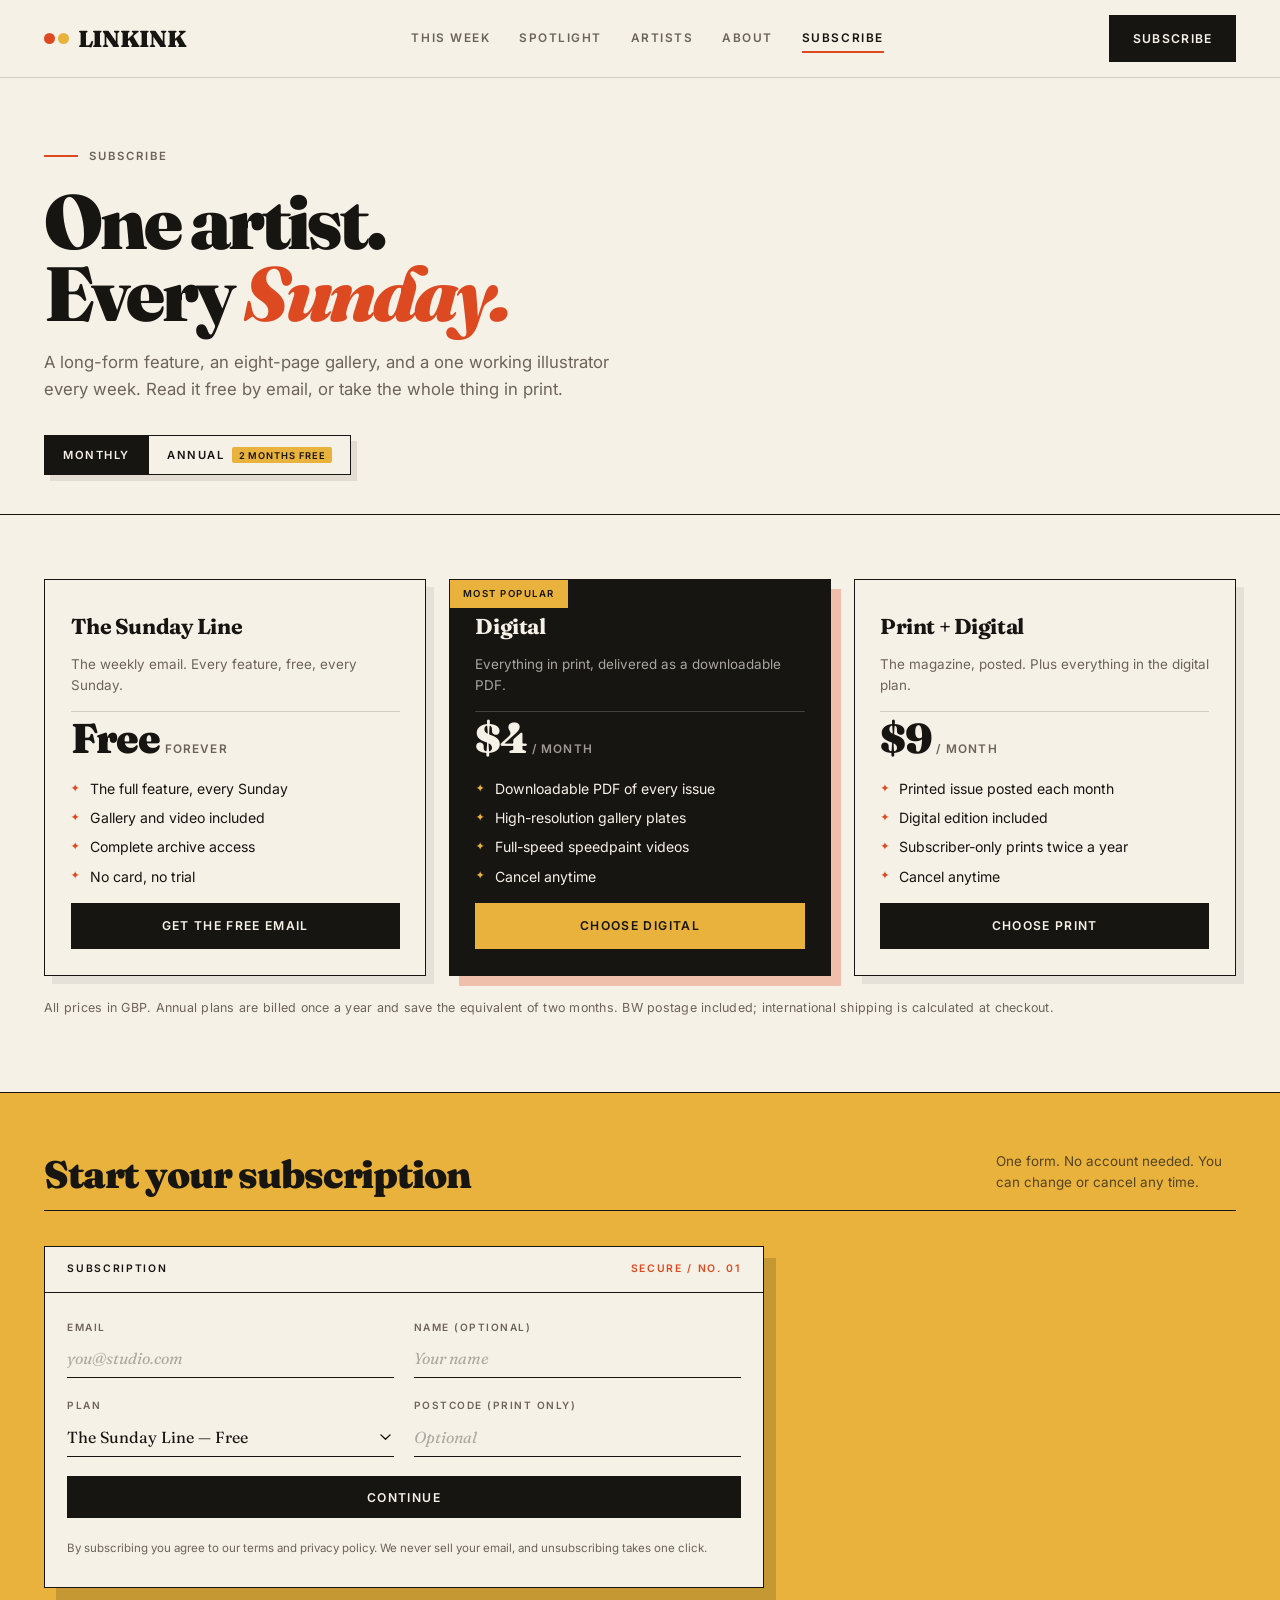
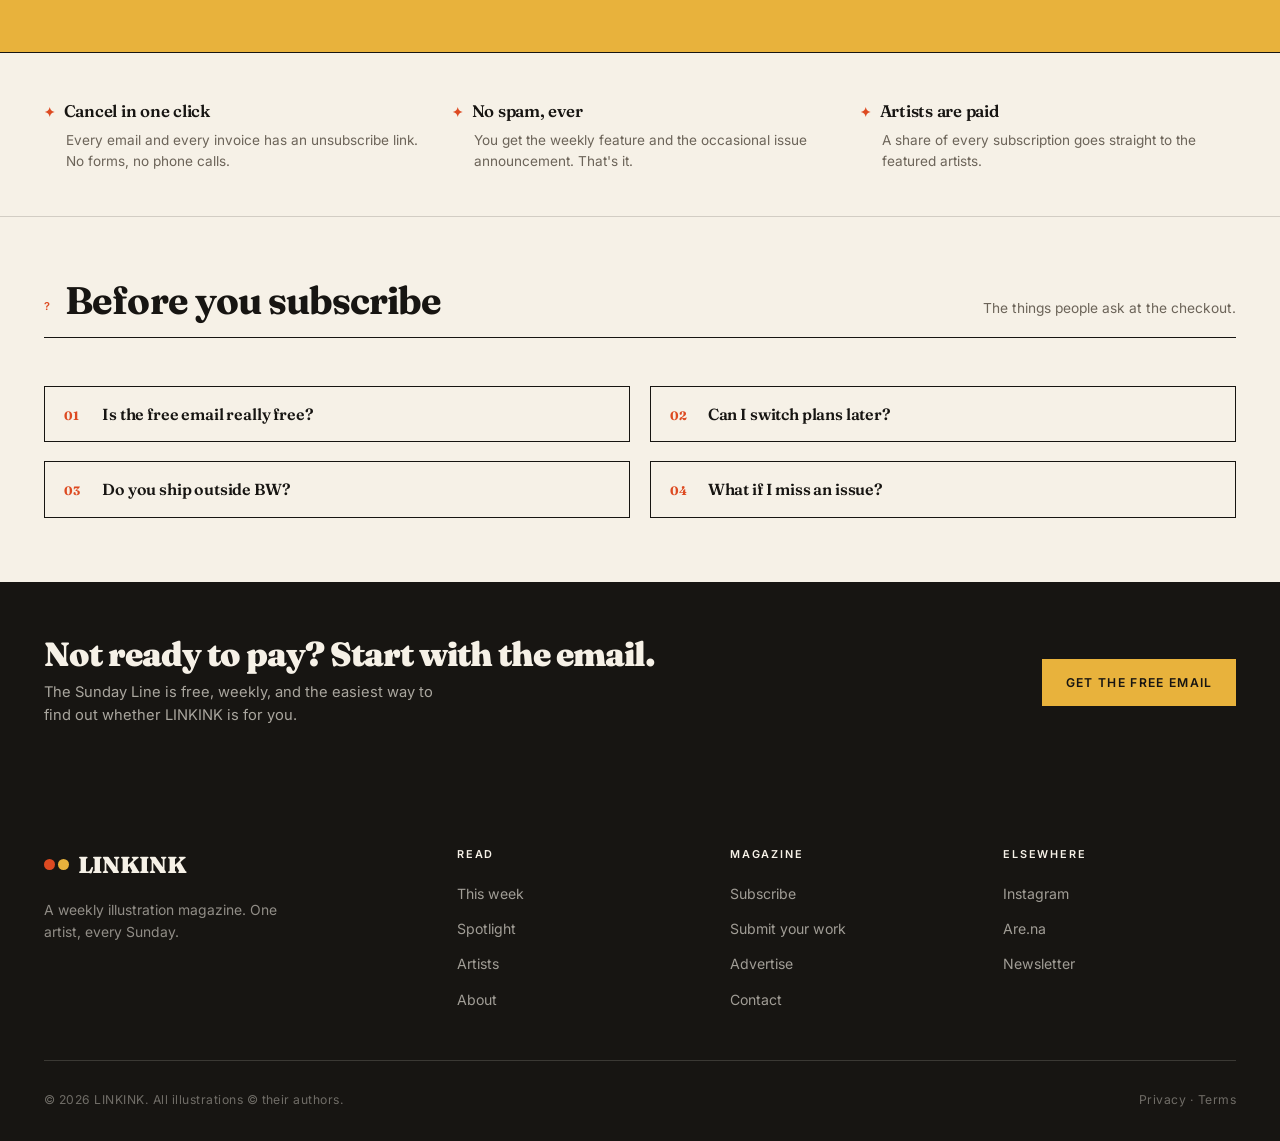
<file: Subscribe.html>
<!DOCTYPE html>
<html lang="en">
<head>
<meta charset="utf-8">
<meta name="viewport" content="width=device-width, initial-scale=1">
<title>Subscribe — LINKINK</title>
<meta name="description" content="Subscribe to LINKINK. One artist, every Sunday — in print and digital, or free by email.">
<link rel="preconnect" href="https://fonts.googleapis.com">
<link rel="preconnect" href="https://fonts.gstatic.com" crossorigin>
<link href="https://fonts.googleapis.com/css2?family=Fraunces:opsz,wght@9..144,400;9..144,600;9..144,700;9..144,900&family=Inter:wght@400;500;600&display=swap" rel="stylesheet">
<link rel="stylesheet" href="style.css">
<style>
  /* ============================================================
     SUBSCRIBE PAGE — page-scoped (sb-)
     ============================================================ */

  /* ---- Hero + billing toggle ---- */
  .sb-hero {
    padding: 3.8rem 0 2.4rem;
    border-bottom: 1.5px solid var(--ink);
  }
  .sb-eyebrow {
    display: inline-flex;
    align-items: center;
    gap: .7rem;
    font-size: .71rem;
    font-weight: 600;
    letter-spacing: .17em;
    text-transform: uppercase;
    color: var(--muted);
    margin-bottom: 1.3rem;
  }
  .sb-eyebrow::before {
    content: "";
    width: 34px; height: 1.5px;
    background: var(--rust);
  }
  .sb-title {
    font-family: 'Fraunces', Georgia, serif;
    font-weight: 900;
    font-size: clamp(2.6rem, 6.4vw, 4.8rem);
    line-height: .94;
    letter-spacing: -.04em;
    margin: 0 0 1.2rem;
    max-width: 18ch;
  }
  .sb-title em { font-style: italic; color: var(--rust); }
  .sb-lede {
    max-width: 54ch;
    margin: 0 0 2rem;
    color: var(--muted);
    font-size: 1.05rem;
  }

  .sb-toggle {
    display: inline-flex;
    align-items: stretch;
    border: 1.5px solid var(--ink);
    background: var(--paper);
    box-shadow: 6px 6px 0 rgba(23,21,18,.09);
  }
  .sb-toggle button {
    font-family: inherit;
    font-size: .7rem;
    font-weight: 600;
    letter-spacing: .13em;
    text-transform: uppercase;
    padding: .7rem 1.15rem;
    background: transparent;
    color: var(--ink);
    border: 0;
    cursor: pointer;
    transition: background .2s, color .2s;
    display: inline-flex;
    align-items: center;
    gap: .5rem;
    white-space: nowrap;
  }
  .sb-toggle button + button { border-left: 1.5px solid var(--ink); }
  .sb-toggle button:hover { background: rgba(23,21,18,.06); }
  .sb-toggle button[aria-pressed="true"] {
    background: var(--ink);
    color: var(--paper);
  }
  .sb-toggle .save {
    font-size: .58rem;
    letter-spacing: .1em;
    padding: .15rem .4rem;
    background: var(--mustard);
    color: var(--ink);
    border-radius: 2px;
  }

  /* ---- Plans ---- */
  .sb-plans { padding: 4rem 0 2rem; }

  .sb-plan-grid {
    display: grid;
    grid-template-columns: repeat(3, 1fr);
    gap: 1.4rem;
    align-items: stretch;
  }

  .sb-plan {
    display: flex;
    flex-direction: column;
    gap: 1rem;
    border: 1.5px solid var(--ink);
    background: var(--paper);
    padding: 2.2rem 1.6rem 1.6rem;
    box-shadow: 8px 8px 0 rgba(23,21,18,.07);
    position: relative;
    transition: transform .2s, box-shadow .2s;
  }
  .sb-plan:hover {
    transform: translate(-2px,-2px);
    box-shadow: 10px 10px 0 rgba(23,21,18,.11);
  }

  .sb-plan--featured {
    background: var(--ink);
    color: var(--paper);
    box-shadow: 10px 10px 0 rgba(221,74,33,.3);
  }
  .sb-plan--featured:hover { box-shadow: 12px 12px 0 rgba(221,74,33,.4); }

  .sb-flag {
    position: absolute;
    top: 0; left: 0;
    background: var(--mustard);
    color: var(--ink);
    font-size: .6rem;
    font-weight: 600;
    letter-spacing: .16em;
    text-transform: uppercase;
    padding: .4rem .8rem;
  }

  .sb-plan-name {
    font-family: 'Fraunces', Georgia, serif;
    font-weight: 700;
    font-size: 1.35rem;
    letter-spacing: -.02em;
    line-height: 1.1;
    margin: 0;
  }
  .sb-plan-desc {
    font-size: .84rem;
    line-height: 1.5;
    color: var(--muted);
    margin: 0;
    min-height: 2.6em;
  }
  .sb-plan--featured .sb-plan-desc { color: rgba(246,241,231,.66); }

  .sb-price-row {
    display: flex;
    align-items: baseline;
    gap: .35rem;
    padding: .4rem 0 .2rem;
    border-top: 1px solid var(--line);
  }
  .sb-plan--featured .sb-price-row { border-top-color: rgba(246,241,231,.2); }

  .sb-price {
    font-family: 'Fraunces', Georgia, serif;
    font-weight: 900;
    font-size: clamp(2rem, 3.6vw, 2.6rem);
    line-height: 1;
    letter-spacing: -.04em;
    font-variant-numeric: tabular-nums;
  }
  .sb-per {
    font-size: .74rem;
    font-weight: 600;
    letter-spacing: .1em;
    text-transform: uppercase;
    color: var(--muted);
  }
  .sb-plan--featured .sb-per { color: rgba(246,241,231,.6); }

  .sb-plan-list {
    list-style: none;
    margin: 0;
    padding: 0;
    display: grid;
    gap: .55rem;
    font-size: .88rem;
    line-height: 1.45;
  }
  .sb-plan-list li {
    position: relative;
    padding-left: 1.2rem;
  }
  .sb-plan-list li::before {
    content: "✦";
    position: absolute;
    left: 0;
    top: .05em;
    font-size: .7rem;
    color: var(--rust);
  }
  .sb-plan--featured .sb-plan-list li::before { color: var(--mustard); }

  .sb-plan .btn {
    margin-top: auto;
    width: 100%;
  }
  .sb-plan--featured .btn {
    background: var(--mustard);
    border-color: var(--mustard);
    color: var(--ink);
  }
  .sb-plan--featured .btn:hover {
    background: var(--paper);
    border-color: var(--paper);
    color: var(--ink);
  }

  .sb-plans-note {
    margin: 1.4rem 0 0;
    font-size: .78rem;
    color: var(--muted);
    letter-spacing: .02em;
  }

  /* ---- Signup band ---- */
  .sb-signup {
    background: var(--mustard);
    border-top: 1.5px solid var(--ink);
    border-bottom: 1.5px solid var(--ink);
    padding: 3.6rem 0 4rem;
    margin-top: 2.6rem;
    scroll-margin-top: 5rem;
  }

  .sb-signup-head {
    display: grid;
    grid-template-columns: 1fr auto;
    gap: 2rem;
    align-items: end;
    border-bottom: 1.5px solid var(--ink);
    padding-bottom: 1rem;
    margin-bottom: 2.2rem;
  }
  .sb-signup-head h2 {
    font-family: 'Fraunces', Georgia, serif;
    font-weight: 900;
    font-size: clamp(1.7rem, 3.4vw, 2.4rem);
    letter-spacing: -.03em;
    line-height: 1;
    margin: 0;
  }
  .sb-signup-head p {
    margin: 0;
    font-size: .84rem;
    color: rgba(23,21,18,.7);
    max-width: 30ch;
  }

  .sb-form-card {
    background: var(--paper);
    border: 1.5px solid var(--ink);
    box-shadow: 12px 12px 0 rgba(23,21,18,.16);
    max-width: 720px;
  }
  .sb-form-card-head {
    display: flex;
    justify-content: space-between;
    align-items: baseline;
    gap: 1rem;
    padding: .9rem 1.4rem;
    border-bottom: 1.5px solid var(--ink);
    font-size: .65rem;
    font-weight: 600;
    letter-spacing: .16em;
    text-transform: uppercase;
  }
  .sb-form-card-head span:last-child { color: var(--rust); }

  .sb-form {
    padding: 1.6rem 1.4rem 1.8rem;
    display: grid;
    gap: 1.2rem;
  }

  .sb-field { display: grid; gap: .35rem; }
  .sb-field label {
    font-size: .63rem;
    font-weight: 600;
    letter-spacing: .15em;
    text-transform: uppercase;
    color: var(--muted);
  }
  .sb-field input,
  .sb-field select {
    font-family: 'Fraunces', Georgia, serif;
    font-size: 1rem;
    padding: .5rem 0 .55rem;
    background: transparent;
    border: none;
    border-bottom: 1.5px solid var(--ink);
    color: var(--ink);
    outline: none;
    transition: border-color .2s;
    border-radius: 0;
    -webkit-appearance: none;
    appearance: none;
  }
  .sb-field input::placeholder { color: rgba(23,21,18,.32); font-style: italic; }
  .sb-field input:focus,
  .sb-field select:focus { border-bottom-color: var(--rust); }
  .sb-field select {
    cursor: pointer;
    padding-right: 1.6rem;
    background-image: url("data:image/svg+xml,%3Csvg xmlns='http://www.w3.org/2000/svg' viewBox='0 0 12 8'%3E%3Cpath d='M1 1l5 5 5-5' fill='none' stroke='%23171512' stroke-width='1.5' stroke-linecap='round' stroke-linejoin='round'/%3E%3C/svg%3E");
    background-repeat: no-repeat;
    background-position: right .2rem center;
    background-size: 11px;
  }

  .sb-form-row {
    display: grid;
    grid-template-columns: 1fr 1fr;
    gap: 1.2rem;
  }

  .sb-form-foot {
    font-size: .72rem;
    color: var(--muted);
    line-height: 1.55;
    margin: .2rem 0 0;
  }

  .sb-success {
    padding: 1.8rem 1.4rem 2rem;
    outline: none;
  }
  .sb-success[hidden] { display: none; }
  .sb-success h3 {
    font-family: 'Fraunces', Georgia, serif;
    font-weight: 600;
    font-size: 1.35rem;
    letter-spacing: -.02em;
    margin: 0 0 .6rem;
  }
  .sb-success p {
    font-size: .95rem;
    line-height: 1.6;
    color: var(--muted);
    margin: 0 0 .9rem;
  }
  .sb-success strong { color: var(--ink); font-weight: 600; }
  .sb-success .btn { margin-top: .4rem; }

  /* ---- Reassurance strip ---- */
  .sb-reassure {
    padding: 2.8rem 0;
    border-bottom: 1.5px solid var(--line);
  }
  .sb-reassure-grid {
    display: grid;
    grid-template-columns: repeat(3, 1fr);
    gap: 1.6rem 2rem;
  }
  .sb-reassure-item h3 {
    font-family: 'Fraunces', Georgia, serif;
    font-weight: 600;
    font-size: 1.05rem;
    letter-spacing: -.015em;
    margin: 0 0 .35rem;
    display: flex;
    align-items: baseline;
    gap: .55rem;
  }
  .sb-reassure-item h3::before {
    content: "✦";
    color: var(--rust);
    font-size: .8rem;
  }
  .sb-reassure-item p {
    margin: 0;
    font-size: .85rem;
    line-height: 1.5;
    color: var(--muted);
    padding-left: 1.35rem;
  }

  /* ---- FAQ ---- */
  .sb-faq { padding: 4rem 0; }

  .sb-faq-grid {
    display: grid;
    grid-template-columns: 1fr 1fr;
    gap: 1.2rem;
  }
  .sb-faq-item {
    border: 1.5px solid var(--ink);
    background: var(--paper);
    transition: background .2s;
  }
  .sb-faq-item[open] { background: rgba(232,178,60,.1); }
  .sb-faq-item summary {
    display: flex;
    align-items: baseline;
    gap: 1rem;
    padding: 1.05rem 1.2rem;
    cursor: pointer;
    list-style: none;
    font-family: 'Fraunces', Georgia, serif;
    font-weight: 600;
    font-size: 1rem;
    letter-spacing: -.01em;
    line-height: 1.3;
    transition: color .2s;
  }
  .sb-faq-item summary::-webkit-details-marker { display: none; }
  .sb-faq-item summary:focus-visible {
    outline: 2px solid var(--rust);
    outline-offset: -3px;
  }
  .sb-faq-item summary:hover { color: var(--rust); }
  .sb-faq-n {
    font-family: 'Fraunces', Georgia, serif;
    font-weight: 700;
    font-size: .76rem;
    color: var(--rust);
    flex: 0 0 auto;
    font-variant-numeric: tabular-nums;
    min-width: 22px;
  }
  .sb-faq-body {
    padding: 0 1.2rem 1.2rem;
    font-size: .9rem;
    line-height: 1.6;
    color: var(--muted);
  }
  .sb-faq-body p { margin: 0; }

  /* ---- Final CTA ---- */
  .sb-cta {
    background: var(--ink);
    color: var(--paper);
    padding: 3.4rem 0;
    border-top: 1.5px solid var(--ink);
  }
  .sb-cta-inner {
    display: grid;
    grid-template-columns: 1fr auto;
    gap: 2rem;
    align-items: center;
  }
  .sb-cta h2 {
    font-family: 'Fraunces', Georgia, serif;
    font-weight: 900;
    font-size: clamp(1.5rem, 3vw, 2.1rem);
    letter-spacing: -.03em;
    line-height: 1.05;
    margin: 0 0 .5rem;
  }
  .sb-cta p {
    margin: 0;
    font-size: .92rem;
    color: rgba(246,241,231,.66);
    max-width: 46ch;
  }
  .sb-cta .btn {
    background: var(--mustard);
    border-color: var(--mustard);
    color: var(--ink);
  }
  .sb-cta .btn:hover {
    background: var(--paper);
    border-color: var(--paper);
    color: var(--ink);
  }

  /* ---- Responsive ---- */
  @media (max-width: 1024px) {
    .sb-plan-grid { grid-template-columns: 1fr 1fr; }
    .sb-plan--featured { grid-column: 1 / -1; }
  }

  @media (max-width: 900px) {
    .sb-hero { padding: 2.6rem 0 2rem; }
    .sb-plans { padding: 2.6rem 0 1.6rem; }
    .sb-signup { padding: 2.6rem 0 3rem; }
    .sb-signup-head { grid-template-columns: 1fr; gap: .8rem; align-items: start; }
    .sb-reassure-grid { grid-template-columns: 1fr; gap: 1.4rem; }
    .sb-faq-grid { grid-template-columns: 1fr; }
    .sb-cta-inner { grid-template-columns: 1fr; gap: 1.4rem; }
    .sb-form-row { grid-template-columns: 1fr; }
  }

  @media (max-width: 600px) {
    .sb-plan-grid { grid-template-columns: 1fr; }
    .sb-plan--featured { grid-column: auto; }
    .sb-plan { box-shadow: 6px 6px 0 rgba(23,21,18,.07); padding: 1.8rem 1.3rem 1.4rem; }
    .sb-form-card { box-shadow: 8px 8px 0 rgba(23,21,18,.16); }
    .sb-form-card-head { padding: .8rem 1.1rem; font-size: .58rem; }
    .sb-form { padding: 1.3rem 1.1rem 1.4rem; }
    .sb-toggle button { padding: .6rem .8rem; font-size: .64rem; }
  }
</style>
</head>
<body>

<header class="site-header">
  <div class="header-inner">
    <a href="index.html" class="logo">LINKINK</a>
    <nav class="nav" id="nav">
      <a href="index.html">This Week</a>
      <a href="spotlight.html">Spotlight</a>
      <a href="artists.html">Artists</a>
      <a href="about.html">About</a>
      <a href="subscribe.html" aria-current="page">Subscribe</a>
    </nav>
    <a href="subscribe.html" class="btn btn--subscribe">Subscribe</a>
    <button class="menu-btn" id="menuBtn" aria-expanded="false" aria-controls="nav">Menu</button>
  </div>
</header>

<main>

  <!-- ===== HERO ===== -->
  <section class="sb-hero">
    <div class="wrap">
      <span class="sb-eyebrow">Subscribe</span>
      <h1 class="sb-title">One artist.<br>Every <em>Sunday.</em></h1>
      <p class="sb-lede">
        A long-form feature, an eight-page gallery, and a one
        working illustrator every week. Read it free by email, or take the whole
        thing in print.
      </p>

      <div class="sb-toggle" role="group" aria-label="Billing period">
        <button type="button" data-billing="monthly" aria-pressed="true">Monthly</button>
        <button type="button" data-billing="annual" aria-pressed="false">
          Annual <span class="save">2 months free</span>
        </button>
      </div>
    </div>
  </section>

  <!-- ===== PLANS ===== -->
  <section class="sb-plans">
    <div class="wrap">

      <div class="sb-plan-grid">

        <!-- Free -->
        <article class="sb-plan">
          <h2 class="sb-plan-name">The Sunday Line</h2>
          <p class="sb-plan-desc">The weekly email. Every feature, free, every Sunday.</p>
          <div class="sb-price-row">
            <span class="sb-price" data-monthly="Free" data-annual="Free">Free</span>
            <span class="sb-per" data-monthly="forever" data-annual="forever">forever</span>
          </div>
          <ul class="sb-plan-list">
            <li>The full feature, every Sunday</li>
            <li>Gallery and video included</li>
            <li>Complete archive access</li>
            <li>No card, no trial</li>
          </ul>
          <a href="#signup" class="btn">Get the free email</a>
        </article>

        <!-- Digital (featured) -->
        <article class="sb-plan sb-plan--featured">
          <span class="sb-flag">Most popular</span>
          <h2 class="sb-plan-name">Digital</h2>
          <p class="sb-plan-desc">Everything in print, delivered as a downloadable PDF.</p>
          <div class="sb-price-row">
            <span class="sb-price" data-monthly="$4" data-annual="$40">$4</span>
            <span class="sb-per" data-monthly="/ month" data-annual="/ year">/ month</span>
          </div>
          <ul class="sb-plan-list">
            <li>Downloadable PDF of every issue</li>
            <li>High-resolution gallery plates</li>
            <li>Full-speed speedpaint videos</li>
            <li>Cancel anytime</li>
          </ul>
          <a href="#signup" class="btn">Choose Digital</a>
        </article>

        <!-- Print + digital -->
        <article class="sb-plan">
          <h2 class="sb-plan-name">Print + Digital</h2>
          <p class="sb-plan-desc">The magazine, posted. Plus everything in the digital plan.</p>
          <div class="sb-price-row">
            <span class="sb-price" data-monthly="$9" data-annual="$90">$9</span>
            <span class="sb-per" data-monthly="/ month" data-annual="/ year">/ month</span>
          </div>
          <ul class="sb-plan-list">
            <li>Printed issue posted each month</li>
            <li>Digital edition included</li>
            <li>Subscriber-only prints twice a year</li>
            <li>Cancel anytime</li>
          </ul>
          <a href="#signup" class="btn">Choose Print</a>
        </article>

      </div>

      <p class="sb-plans-note">
        All prices in GBP. Annual plans are billed once a year and save the
        equivalent of two months. BW postage included; international shipping is
        calculated at checkout.
      </p>

    </div>
  </section>

  <!-- ===== SIGNUP FORM ===== -->
  <section class="sb-signup" id="signup">
    <div class="wrap">

      <div class="sb-signup-head">
        <h2>Start your subscription</h2>
        <p>One form. No account needed. You can change or cancel any time.</p>
      </div>

      <div class="sb-form-card">
        <div class="sb-form-card-head">
          <span>Subscription</span>
          <span>Secure / No. 01</span>
        </div>

        <form class="sb-form" id="subForm" novalidate>

          <div class="sb-form-row">
            <div class="sb-field">
              <label for="sub-email">Email</label>
              <input id="sub-email" name="email" type="email" placeholder="you@studio.com" autocomplete="email" required>
            </div>
            <div class="sb-field">
              <label for="sub-name">Name (optional)</label>
              <input id="sub-name" name="name" type="text" placeholder="Your name" autocomplete="name">
            </div>
          </div>

          <div class="sb-form-row">
            <div class="sb-field">
              <label for="sub-plan">Plan</label>
              <select id="sub-plan" name="plan" required>
                <option value="The Sunday Line (free)">The Sunday Line — Free</option>
                <option value="Digital — $4 / month" data-billing-option="monthly">Digital — $4 / month</option>
                <option value="Digital — $40 / year" data-billing-option="annual">Digital — $40 / year</option>
                <option value="Print + Digital — $9 / month" data-billing-option="monthly">Print + Digital — $9 / month</option>
                <option value="Print + Digital — 90 / year" data-billing-option="annual">Print + Digital — $90 / year</option>
              </select>
            </div>
            <div class="sb-field">
              <label for="sub-postcode">Postcode (print only)</label>
              <input id="sub-postcode" name="postcode" type="text" placeholder="Optional" autocomplete="postal-code">
            </div>
          </div>

          <button type="submit" class="btn">Continue</button>

          <p class="sb-form-foot">
            By subscribing you agree to our terms and privacy policy. We never
            sell your email, and unsubscribing takes one click.
          </p>
        </form>

        <div class="sb-success" id="subSuccess" tabindex="-1" hidden>
          <h3>You're in.</h3>
          <p>
            We've set you up on <strong id="subSuccessPlan">The Sunday Line</strong>.
            A confirmation is on its way to
            <strong id="subSuccessEmail">your inbox</strong> — if it doesn't arrive
            in a few minutes, check spam.
          </p>
          <p>First email lands Sunday morning.</p>
          <a href="index.html" class="btn btn--ghost btn--sm">Back to this week's artist</a>
        </div>
      </div>

    </div>
  </section>

  <!-- ===== REASSURANCE ===== -->
  <section class="sb-reassure">
    <div class="wrap">
      <div class="sb-reassure-grid">

        <div class="sb-reassure-item">
          <h3>Cancel in one click</h3>
          <p>Every email and every invoice has an unsubscribe link. No forms, no phone calls.</p>
        </div>

        <div class="sb-reassure-item">
          <h3>No spam, ever</h3>
          <p>You get the weekly feature and the occasional issue announcement. That's it.</p>
        </div>

        <div class="sb-reassure-item">
          <h3>Artists are paid</h3>
          <p>A share of every subscription goes straight to the featured artists.</p>
        </div>

      </div>
    </div>
  </section>

  <!-- ===== FAQ ===== -->
  <section class="sb-faq">
    <div class="wrap">

      <div class="section-head">
        <h2><span class="num">?</span> Before you subscribe</h2>
        <p>The things people ask at the checkout.</p>
      </div>

      <div class="sb-faq-grid">

        <details class="sb-faq-item">
          <summary>
            <span class="sb-faq-n">01</span>
            <span>Is the free email really free?</span>
          </summary>
          <div class="sb-faq-body">
            <p>Yes. The Sunday Line has the full feature, the gallery and the video, and costs nothing. The paid plans add the downloadable PDF and the printed magazine.</p>
          </div>
        </details>

        <details class="sb-faq-item">
          <summary>
            <span class="sb-faq-n">02</span>
            <span>Can I switch plans later?</span>
          </summary>
          <div class="sb-faq-body">
            <p>Any time, from the link at the bottom of any email. Upgrades take effect immediately; downgrades at the end of the current billing period.</p>
          </div>
        </details>

        <details class="sb-faq-item">
          <summary>
            <span class="sb-faq-n">03</span>
            <span>Do you ship outside BW?</span>
          </summary>
          <div class="sb-faq-body">
            <p>Yes — worldwide. BW postage is included in the price; international shipping is added at checkout and shown before you pay.</p>
          </div>
        </details>

        <details class="sb-faq-item">
          <summary>
            <span class="sb-faq-n">04</span>
            <span>What if I miss an issue?</span>
          </summary>
          <div class="sb-faq-body">
            <p>The full archive stays online and free. If a printed issue goes missing in the post, email us and we'll send another, no charge.</p>
          </div>
        </details>

      </div>

    </div>
  </section>

  <!-- ===== FINAL CTA ===== -->
  <section class="sb-cta">
    <div class="wrap sb-cta-inner">
      <div>
        <h2>Not ready to pay? Start with the email.</h2>
        <p>The Sunday Line is free, weekly, and the easiest way to find out whether LINKINK is for you.</p>
      </div>
      <a href="#signup" class="btn">Get the free email</a>
    </div>
  </section>

</main>

<footer class="site-footer">
  <div class="wrap">
    <div class="footer-grid">
      <div class="footer-brand">
        <a href="index.html" class="logo">LINKINK</a>
        <p>A weekly illustration magazine. One artist, every Sunday.</p>
      </div>
      <div>
        <h4>Read</h4>
        <ul>
          <li><a href="index.html">This week</a></li>
          <li><a href="spotlight.html">Spotlight</a></li>
          <li><a href="artists.html">Artists</a></li>
          <li><a href="about.html">About</a></li>
        </ul>
      </div>
      <div>
        <h4>Magazine</h4>
        <ul>
          <li><a href="subscribe.html">Subscribe</a></li>
          <li><a href="about.html#apply">Submit your work</a></li>
          <li><a href="#">Advertise</a></li>
          <li><a href="#">Contact</a></li>
        </ul>
      </div>
      <div>
        <h4>Elsewhere</h4>
        <ul>
          <li><a href="#">Instagram</a></li>
          <li><a href="#">Are.na</a></li>
          <li><a href="#">Newsletter</a></li>
        </ul>
      </div>
    </div>
    <div class="footer-bottom">
      <span>© 2026 LINKINK. All illustrations © their authors.</span>
      <span>Privacy · Terms</span>
    </div>
  </div>
</footer>

<script>
  /* ---------- mobile menu ---------- */
  const menuBtn = document.getElementById('menuBtn');
  const nav = document.getElementById('nav');
  menuBtn.addEventListener('click', () => {
    const open = nav.classList.toggle('is-open');
    menuBtn.setAttribute('aria-expanded', open);
    menuBtn.textContent = open ? 'Close' : 'Menu';
  });
  nav.addEventListener('click', (e) => {
    if (e.target.tagName === 'A') {
      nav.classList.remove('is-open');
      menuBtn.setAttribute('aria-expanded', 'false');
      menuBtn.textContent = 'Menu';
    }
  });

  /* ---------- billing toggle ---------- */
  (function () {
    const toggleBtns = Array.from(document.querySelectorAll('.sb-toggle button'));
    const prices = Array.from(document.querySelectorAll('.sb-price'));
    const pers = Array.from(document.querySelectorAll('.sb-per'));
    const planSelect = document.getElementById('sub-plan');
    if (!toggleBtns.length) return;

    function setBilling(mode) {
      toggleBtns.forEach(b => {
        b.setAttribute('aria-pressed', String(b.dataset.billing === mode));
      });

      prices.forEach(el => {
        el.textContent = el.dataset[mode] || el.textContent;
      });
      pers.forEach(el => {
        el.textContent = el.dataset[mode] || el.textContent;
      });

      /* keep the form's plan list in step */
      if (planSelect) {
        Array.from(planSelect.options).forEach(opt => {
          if (opt.dataset.billingOption) {
            opt.hidden = opt.dataset.billingOption !== mode;
          }
        });
        /* if the current choice is now hidden, fall back to free */
        const current = planSelect.options[planSelect.selectedIndex];
        if (current && current.hidden) planSelect.value = planSelect.options[0].value;
      }
    }

    toggleBtns.forEach(btn => {
      btn.addEventListener('click', () => setBilling(btn.dataset.billing));
    });
  })();

  /* ---------- subscribe form ---------- */
  (function () {
    const form = document.getElementById('subForm');
    const success = document.getElementById('subSuccess');
    const successPlan = document.getElementById('subSuccessPlan');
    const successEmail = document.getElementById('subSuccessEmail');
    if (!form || !success) return;

    form.addEventListener('submit', (e) => {
      e.preventDefault();

      const emailField = form.querySelector('#sub-email');
      const planField = form.querySelector('#sub-plan');
      const email = (emailField && emailField.value || '').trim();
      const plan = (planField && planField.value || '').trim() || 'The Sunday Line';

      if (!emailField.checkValidity()) {
        emailField.reportValidity();
        return;
      }

      form.hidden = true;
      success.hidden = false;
      successPlan.textContent = plan;
      successEmail.textContent = email || 'your inbox';

      success.focus({ preventScroll: true });
      success.scrollIntoView({ behavior: 'smooth', block: 'center' });
    });
  })();
</script>

</body>
</html>
</file>
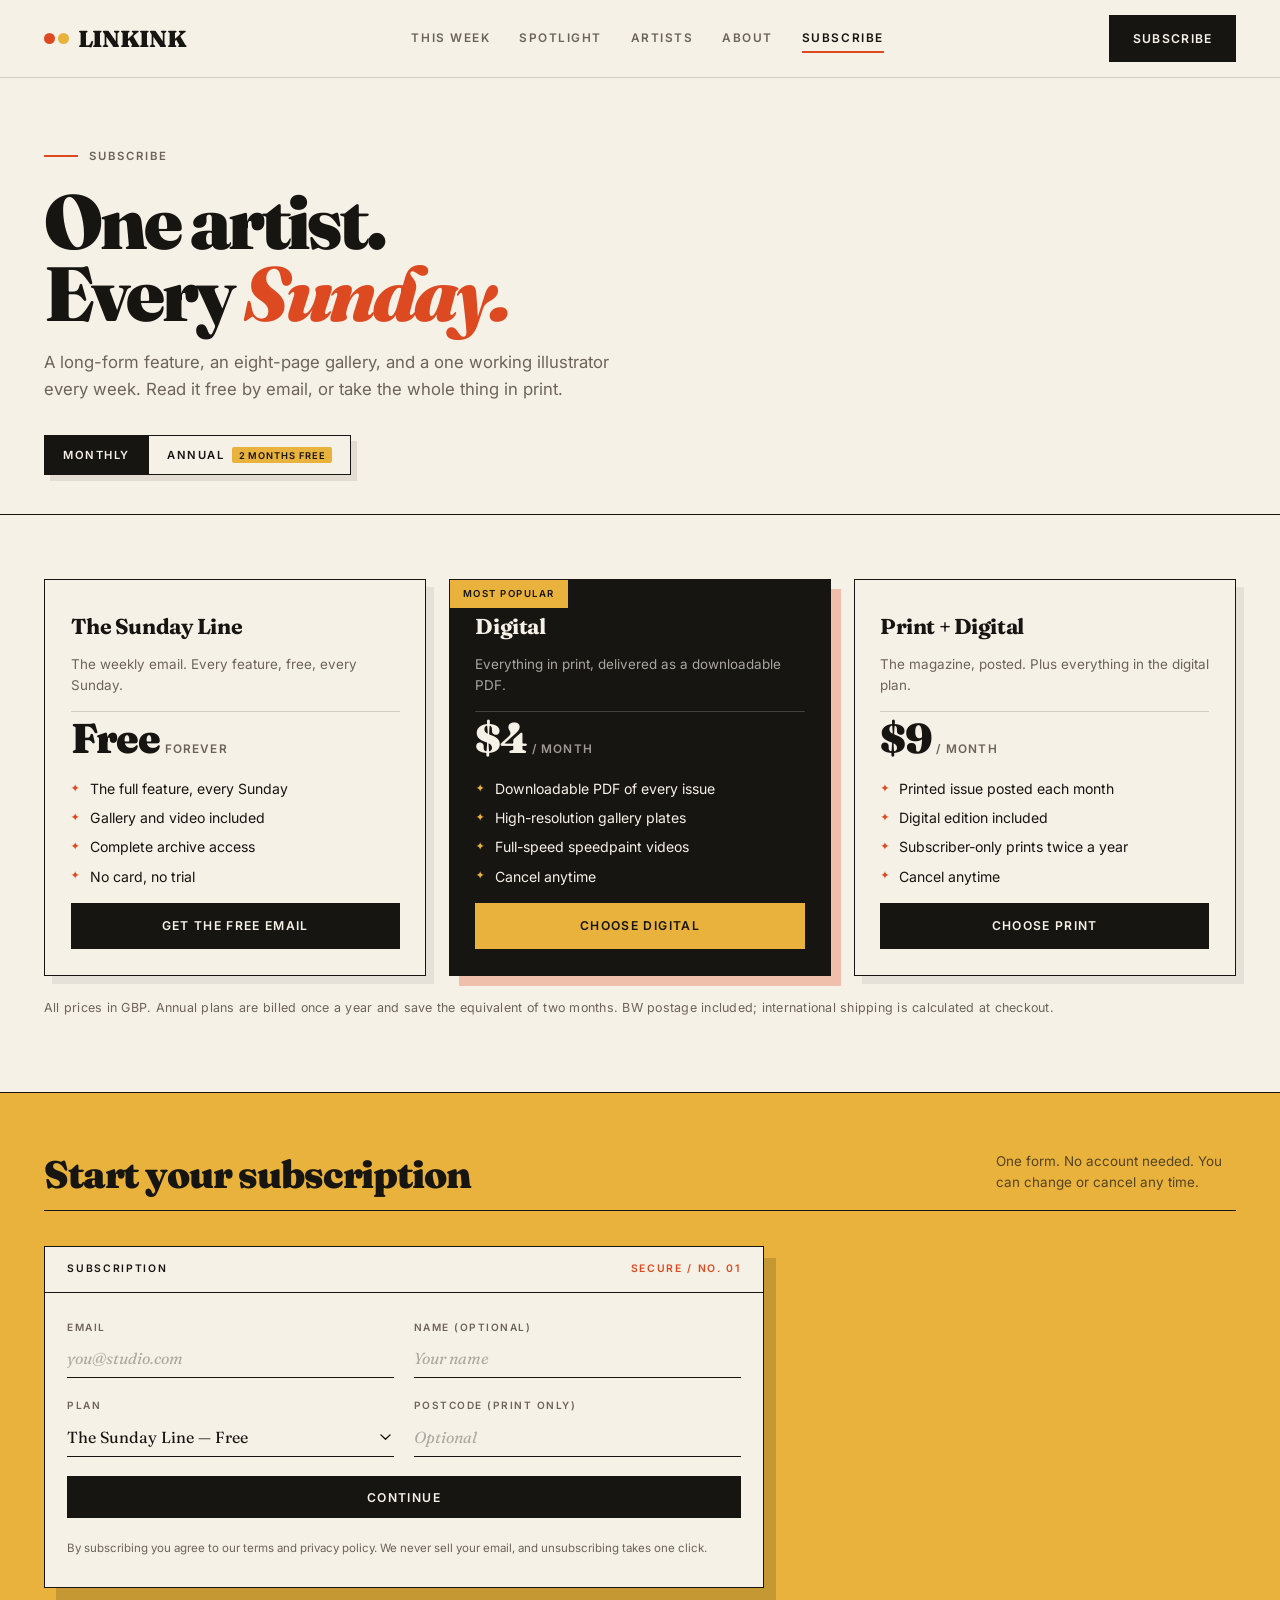
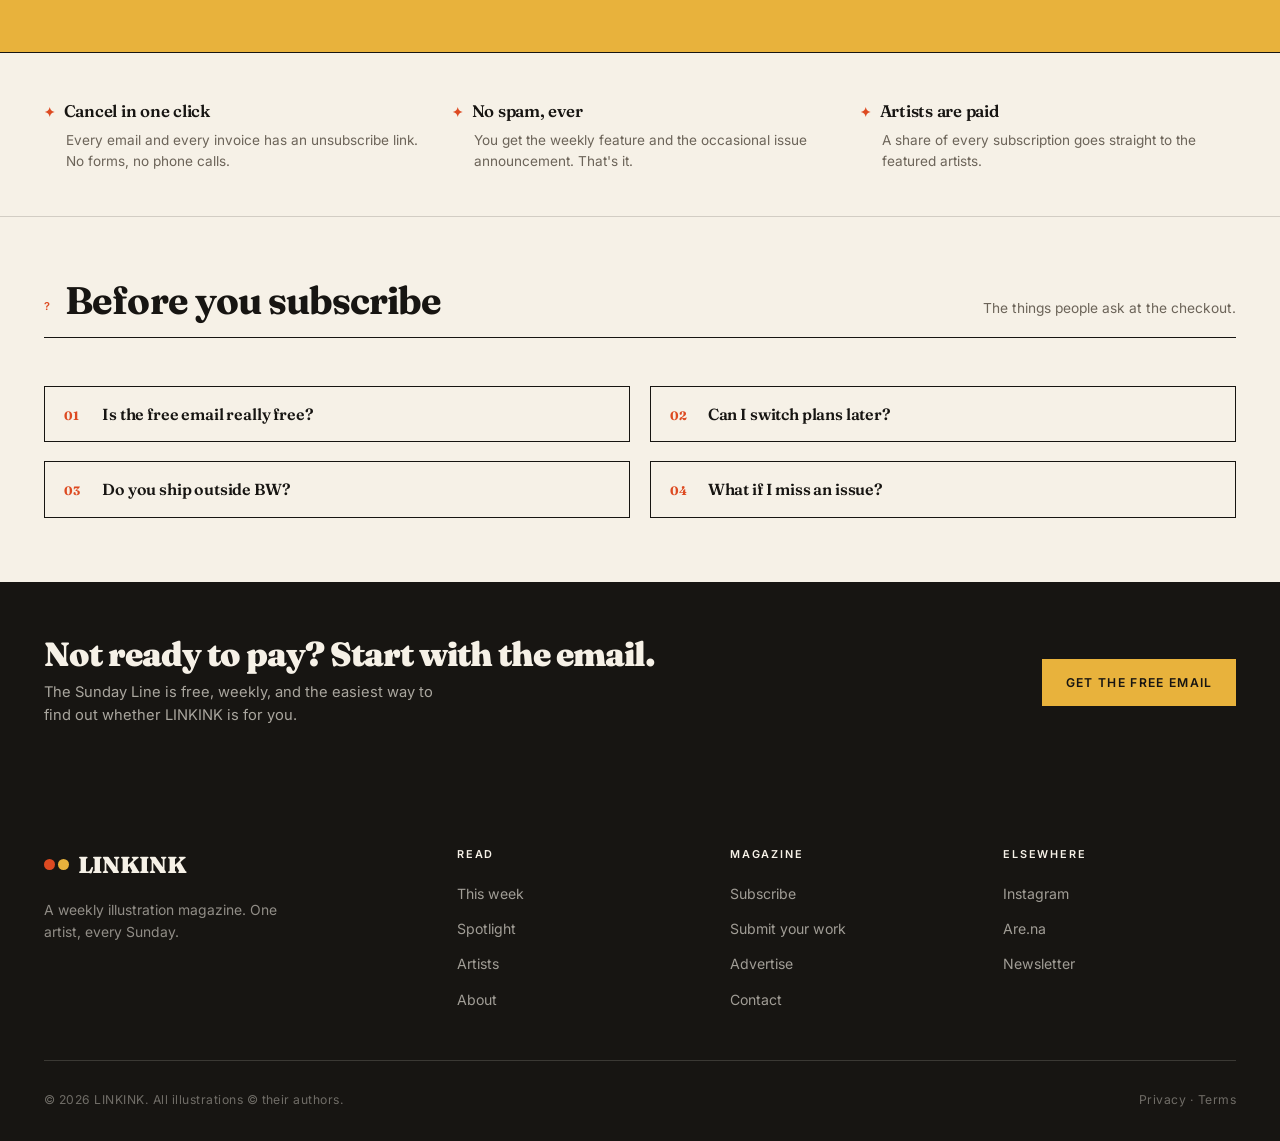
<file: subscribe.html>
<!DOCTYPE html>
<html lang="en">
<head>
<meta charset="utf-8">
<meta name="viewport" content="width=device-width, initial-scale=1">
<title>Subscribe — LINKINK</title>
<meta name="description" content="Subscribe to LINKINK. One artist, every Sunday — in print and digital, or free by email.">
<link rel="preconnect" href="https://fonts.googleapis.com">
<link rel="preconnect" href="https://fonts.gstatic.com" crossorigin>
<link href="https://fonts.googleapis.com/css2?family=Fraunces:opsz,wght@9..144,400;9..144,600;9..144,700;9..144,900&family=Inter:wght@400;500;600&display=swap" rel="stylesheet">
<link rel="stylesheet" href="style.css">
<style>
  /* ============================================================
     SUBSCRIBE PAGE — page-scoped (sb-)
     ============================================================ */

  /* ---- Hero + billing toggle ---- */
  .sb-hero {
    padding: 3.8rem 0 2.4rem;
    border-bottom: 1.5px solid var(--ink);
  }
  .sb-eyebrow {
    display: inline-flex;
    align-items: center;
    gap: .7rem;
    font-size: .71rem;
    font-weight: 600;
    letter-spacing: .17em;
    text-transform: uppercase;
    color: var(--muted);
    margin-bottom: 1.3rem;
  }
  .sb-eyebrow::before {
    content: "";
    width: 34px; height: 1.5px;
    background: var(--rust);
  }
  .sb-title {
    font-family: 'Fraunces', Georgia, serif;
    font-weight: 900;
    font-size: clamp(2.6rem, 6.4vw, 4.8rem);
    line-height: .94;
    letter-spacing: -.04em;
    margin: 0 0 1.2rem;
    max-width: 18ch;
  }
  .sb-title em { font-style: italic; color: var(--rust); }
  .sb-lede {
    max-width: 54ch;
    margin: 0 0 2rem;
    color: var(--muted);
    font-size: 1.05rem;
  }

  .sb-toggle {
    display: inline-flex;
    align-items: stretch;
    border: 1.5px solid var(--ink);
    background: var(--paper);
    box-shadow: 6px 6px 0 rgba(23,21,18,.09);
  }
  .sb-toggle button {
    font-family: inherit;
    font-size: .7rem;
    font-weight: 600;
    letter-spacing: .13em;
    text-transform: uppercase;
    padding: .7rem 1.15rem;
    background: transparent;
    color: var(--ink);
    border: 0;
    cursor: pointer;
    transition: background .2s, color .2s;
    display: inline-flex;
    align-items: center;
    gap: .5rem;
    white-space: nowrap;
  }
  .sb-toggle button + button { border-left: 1.5px solid var(--ink); }
  .sb-toggle button:hover { background: rgba(23,21,18,.06); }
  .sb-toggle button[aria-pressed="true"] {
    background: var(--ink);
    color: var(--paper);
  }
  .sb-toggle .save {
    font-size: .58rem;
    letter-spacing: .1em;
    padding: .15rem .4rem;
    background: var(--mustard);
    color: var(--ink);
    border-radius: 2px;
  }

  /* ---- Plans ---- */
  .sb-plans { padding: 4rem 0 2rem; }

  .sb-plan-grid {
    display: grid;
    grid-template-columns: repeat(3, 1fr);
    gap: 1.4rem;
    align-items: stretch;
  }

  .sb-plan {
    display: flex;
    flex-direction: column;
    gap: 1rem;
    border: 1.5px solid var(--ink);
    background: var(--paper);
    padding: 2.2rem 1.6rem 1.6rem;
    box-shadow: 8px 8px 0 rgba(23,21,18,.07);
    position: relative;
    transition: transform .2s, box-shadow .2s;
  }
  .sb-plan:hover {
    transform: translate(-2px,-2px);
    box-shadow: 10px 10px 0 rgba(23,21,18,.11);
  }

  .sb-plan--featured {
    background: var(--ink);
    color: var(--paper);
    box-shadow: 10px 10px 0 rgba(221,74,33,.3);
  }
  .sb-plan--featured:hover { box-shadow: 12px 12px 0 rgba(221,74,33,.4); }

  .sb-flag {
    position: absolute;
    top: 0; left: 0;
    background: var(--mustard);
    color: var(--ink);
    font-size: .6rem;
    font-weight: 600;
    letter-spacing: .16em;
    text-transform: uppercase;
    padding: .4rem .8rem;
  }

  .sb-plan-name {
    font-family: 'Fraunces', Georgia, serif;
    font-weight: 700;
    font-size: 1.35rem;
    letter-spacing: -.02em;
    line-height: 1.1;
    margin: 0;
  }
  .sb-plan-desc {
    font-size: .84rem;
    line-height: 1.5;
    color: var(--muted);
    margin: 0;
    min-height: 2.6em;
  }
  .sb-plan--featured .sb-plan-desc { color: rgba(246,241,231,.66); }

  .sb-price-row {
    display: flex;
    align-items: baseline;
    gap: .35rem;
    padding: .4rem 0 .2rem;
    border-top: 1px solid var(--line);
  }
  .sb-plan--featured .sb-price-row { border-top-color: rgba(246,241,231,.2); }

  .sb-price {
    font-family: 'Fraunces', Georgia, serif;
    font-weight: 900;
    font-size: clamp(2rem, 3.6vw, 2.6rem);
    line-height: 1;
    letter-spacing: -.04em;
    font-variant-numeric: tabular-nums;
  }
  .sb-per {
    font-size: .74rem;
    font-weight: 600;
    letter-spacing: .1em;
    text-transform: uppercase;
    color: var(--muted);
  }
  .sb-plan--featured .sb-per { color: rgba(246,241,231,.6); }

  .sb-plan-list {
    list-style: none;
    margin: 0;
    padding: 0;
    display: grid;
    gap: .55rem;
    font-size: .88rem;
    line-height: 1.45;
  }
  .sb-plan-list li {
    position: relative;
    padding-left: 1.2rem;
  }
  .sb-plan-list li::before {
    content: "✦";
    position: absolute;
    left: 0;
    top: .05em;
    font-size: .7rem;
    color: var(--rust);
  }
  .sb-plan--featured .sb-plan-list li::before { color: var(--mustard); }

  .sb-plan .btn {
    margin-top: auto;
    width: 100%;
  }
  .sb-plan--featured .btn {
    background: var(--mustard);
    border-color: var(--mustard);
    color: var(--ink);
  }
  .sb-plan--featured .btn:hover {
    background: var(--paper);
    border-color: var(--paper);
    color: var(--ink);
  }

  .sb-plans-note {
    margin: 1.4rem 0 0;
    font-size: .78rem;
    color: var(--muted);
    letter-spacing: .02em;
  }

  /* ---- Signup band ---- */
  .sb-signup {
    background: var(--mustard);
    border-top: 1.5px solid var(--ink);
    border-bottom: 1.5px solid var(--ink);
    padding: 3.6rem 0 4rem;
    margin-top: 2.6rem;
    scroll-margin-top: 5rem;
  }

  .sb-signup-head {
    display: grid;
    grid-template-columns: 1fr auto;
    gap: 2rem;
    align-items: end;
    border-bottom: 1.5px solid var(--ink);
    padding-bottom: 1rem;
    margin-bottom: 2.2rem;
  }
  .sb-signup-head h2 {
    font-family: 'Fraunces', Georgia, serif;
    font-weight: 900;
    font-size: clamp(1.7rem, 3.4vw, 2.4rem);
    letter-spacing: -.03em;
    line-height: 1;
    margin: 0;
  }
  .sb-signup-head p {
    margin: 0;
    font-size: .84rem;
    color: rgba(23,21,18,.7);
    max-width: 30ch;
  }

  .sb-form-card {
    background: var(--paper);
    border: 1.5px solid var(--ink);
    box-shadow: 12px 12px 0 rgba(23,21,18,.16);
    max-width: 720px;
  }
  .sb-form-card-head {
    display: flex;
    justify-content: space-between;
    align-items: baseline;
    gap: 1rem;
    padding: .9rem 1.4rem;
    border-bottom: 1.5px solid var(--ink);
    font-size: .65rem;
    font-weight: 600;
    letter-spacing: .16em;
    text-transform: uppercase;
  }
  .sb-form-card-head span:last-child { color: var(--rust); }

  .sb-form {
    padding: 1.6rem 1.4rem 1.8rem;
    display: grid;
    gap: 1.2rem;
  }

  .sb-field { display: grid; gap: .35rem; }
  .sb-field label {
    font-size: .63rem;
    font-weight: 600;
    letter-spacing: .15em;
    text-transform: uppercase;
    color: var(--muted);
  }
  .sb-field input,
  .sb-field select {
    font-family: 'Fraunces', Georgia, serif;
    font-size: 1rem;
    padding: .5rem 0 .55rem;
    background: transparent;
    border: none;
    border-bottom: 1.5px solid var(--ink);
    color: var(--ink);
    outline: none;
    transition: border-color .2s;
    border-radius: 0;
    -webkit-appearance: none;
    appearance: none;
  }
  .sb-field input::placeholder { color: rgba(23,21,18,.32); font-style: italic; }
  .sb-field input:focus,
  .sb-field select:focus { border-bottom-color: var(--rust); }
  .sb-field select {
    cursor: pointer;
    padding-right: 1.6rem;
    background-image: url("data:image/svg+xml,%3Csvg xmlns='http://www.w3.org/2000/svg' viewBox='0 0 12 8'%3E%3Cpath d='M1 1l5 5 5-5' fill='none' stroke='%23171512' stroke-width='1.5' stroke-linecap='round' stroke-linejoin='round'/%3E%3C/svg%3E");
    background-repeat: no-repeat;
    background-position: right .2rem center;
    background-size: 11px;
  }

  .sb-form-row {
    display: grid;
    grid-template-columns: 1fr 1fr;
    gap: 1.2rem;
  }

  .sb-form-foot {
    font-size: .72rem;
    color: var(--muted);
    line-height: 1.55;
    margin: .2rem 0 0;
  }

  .sb-success {
    padding: 1.8rem 1.4rem 2rem;
    outline: none;
  }
  .sb-success[hidden] { display: none; }
  .sb-success h3 {
    font-family: 'Fraunces', Georgia, serif;
    font-weight: 600;
    font-size: 1.35rem;
    letter-spacing: -.02em;
    margin: 0 0 .6rem;
  }
  .sb-success p {
    font-size: .95rem;
    line-height: 1.6;
    color: var(--muted);
    margin: 0 0 .9rem;
  }
  .sb-success strong { color: var(--ink); font-weight: 600; }
  .sb-success .btn { margin-top: .4rem; }

  /* ---- Reassurance strip ---- */
  .sb-reassure {
    padding: 2.8rem 0;
    border-bottom: 1.5px solid var(--line);
  }
  .sb-reassure-grid {
    display: grid;
    grid-template-columns: repeat(3, 1fr);
    gap: 1.6rem 2rem;
  }
  .sb-reassure-item h3 {
    font-family: 'Fraunces', Georgia, serif;
    font-weight: 600;
    font-size: 1.05rem;
    letter-spacing: -.015em;
    margin: 0 0 .35rem;
    display: flex;
    align-items: baseline;
    gap: .55rem;
  }
  .sb-reassure-item h3::before {
    content: "✦";
    color: var(--rust);
    font-size: .8rem;
  }
  .sb-reassure-item p {
    margin: 0;
    font-size: .85rem;
    line-height: 1.5;
    color: var(--muted);
    padding-left: 1.35rem;
  }

  /* ---- FAQ ---- */
  .sb-faq { padding: 4rem 0; }

  .sb-faq-grid {
    display: grid;
    grid-template-columns: 1fr 1fr;
    gap: 1.2rem;
  }
  .sb-faq-item {
    border: 1.5px solid var(--ink);
    background: var(--paper);
    transition: background .2s;
  }
  .sb-faq-item[open] { background: rgba(232,178,60,.1); }
  .sb-faq-item summary {
    display: flex;
    align-items: baseline;
    gap: 1rem;
    padding: 1.05rem 1.2rem;
    cursor: pointer;
    list-style: none;
    font-family: 'Fraunces', Georgia, serif;
    font-weight: 600;
    font-size: 1rem;
    letter-spacing: -.01em;
    line-height: 1.3;
    transition: color .2s;
  }
  .sb-faq-item summary::-webkit-details-marker { display: none; }
  .sb-faq-item summary:focus-visible {
    outline: 2px solid var(--rust);
    outline-offset: -3px;
  }
  .sb-faq-item summary:hover { color: var(--rust); }
  .sb-faq-n {
    font-family: 'Fraunces', Georgia, serif;
    font-weight: 700;
    font-size: .76rem;
    color: var(--rust);
    flex: 0 0 auto;
    font-variant-numeric: tabular-nums;
    min-width: 22px;
  }
  .sb-faq-body {
    padding: 0 1.2rem 1.2rem;
    font-size: .9rem;
    line-height: 1.6;
    color: var(--muted);
  }
  .sb-faq-body p { margin: 0; }

  /* ---- Final CTA ---- */
  .sb-cta {
    background: var(--ink);
    color: var(--paper);
    padding: 3.4rem 0;
    border-top: 1.5px solid var(--ink);
  }
  .sb-cta-inner {
    display: grid;
    grid-template-columns: 1fr auto;
    gap: 2rem;
    align-items: center;
  }
  .sb-cta h2 {
    font-family: 'Fraunces', Georgia, serif;
    font-weight: 900;
    font-size: clamp(1.5rem, 3vw, 2.1rem);
    letter-spacing: -.03em;
    line-height: 1.05;
    margin: 0 0 .5rem;
  }
  .sb-cta p {
    margin: 0;
    font-size: .92rem;
    color: rgba(246,241,231,.66);
    max-width: 46ch;
  }
  .sb-cta .btn {
    background: var(--mustard);
    border-color: var(--mustard);
    color: var(--ink);
  }
  .sb-cta .btn:hover {
    background: var(--paper);
    border-color: var(--paper);
    color: var(--ink);
  }

  /* ---- Responsive ---- */
  @media (max-width: 1024px) {
    .sb-plan-grid { grid-template-columns: 1fr 1fr; }
    .sb-plan--featured { grid-column: 1 / -1; }
  }

  @media (max-width: 900px) {
    .sb-hero { padding: 2.6rem 0 2rem; }
    .sb-plans { padding: 2.6rem 0 1.6rem; }
    .sb-signup { padding: 2.6rem 0 3rem; }
    .sb-signup-head { grid-template-columns: 1fr; gap: .8rem; align-items: start; }
    .sb-reassure-grid { grid-template-columns: 1fr; gap: 1.4rem; }
    .sb-faq-grid { grid-template-columns: 1fr; }
    .sb-cta-inner { grid-template-columns: 1fr; gap: 1.4rem; }
    .sb-form-row { grid-template-columns: 1fr; }
  }

  @media (max-width: 600px) {
    .sb-plan-grid { grid-template-columns: 1fr; }
    .sb-plan--featured { grid-column: auto; }
    .sb-plan { box-shadow: 6px 6px 0 rgba(23,21,18,.07); padding: 1.8rem 1.3rem 1.4rem; }
    .sb-form-card { box-shadow: 8px 8px 0 rgba(23,21,18,.16); }
    .sb-form-card-head { padding: .8rem 1.1rem; font-size: .58rem; }
    .sb-form { padding: 1.3rem 1.1rem 1.4rem; }
    .sb-toggle button { padding: .6rem .8rem; font-size: .64rem; }
  }
</style>
</head>
<body>

<header class="site-header">
  <div class="header-inner">
    <a href="index.html" class="logo">LINKINK</a>
    <nav class="nav" id="nav">
      <a href="index.html">This Week</a>
      <a href="spotlight.html">Spotlight</a>
      <a href="artists.html">Artists</a>
      <a href="about.html">About</a>
      <a href="subscribe.html" aria-current="page">Subscribe</a>
    </nav>
    <a href="subscribe.html" class="btn btn--subscribe">Subscribe</a>
    <button class="menu-btn" id="menuBtn" aria-expanded="false" aria-controls="nav">Menu</button>
  </div>
</header>

<main>

  <!-- ===== HERO ===== -->
  <section class="sb-hero">
    <div class="wrap">
      <span class="sb-eyebrow">Subscribe</span>
      <h1 class="sb-title">One artist.<br>Every <em>Sunday.</em></h1>
      <p class="sb-lede">
        A long-form feature, an eight-page gallery, and a one
        working illustrator every week. Read it free by email, or take the whole
        thing in print.
      </p>

      <div class="sb-toggle" role="group" aria-label="Billing period">
        <button type="button" data-billing="monthly" aria-pressed="true">Monthly</button>
        <button type="button" data-billing="annual" aria-pressed="false">
          Annual <span class="save">2 months free</span>
        </button>
      </div>
    </div>
  </section>

  <!-- ===== PLANS ===== -->
  <section class="sb-plans">
    <div class="wrap">

      <div class="sb-plan-grid">

        <!-- Free -->
        <article class="sb-plan">
          <h2 class="sb-plan-name">The Sunday Line</h2>
          <p class="sb-plan-desc">The weekly email. Every feature, free, every Sunday.</p>
          <div class="sb-price-row">
            <span class="sb-price" data-monthly="Free" data-annual="Free">Free</span>
            <span class="sb-per" data-monthly="forever" data-annual="forever">forever</span>
          </div>
          <ul class="sb-plan-list">
            <li>The full feature, every Sunday</li>
            <li>Gallery and video included</li>
            <li>Complete archive access</li>
            <li>No card, no trial</li>
          </ul>
          <a href="#signup" class="btn">Get the free email</a>
        </article>

        <!-- Digital (featured) -->
        <article class="sb-plan sb-plan--featured">
          <span class="sb-flag">Most popular</span>
          <h2 class="sb-plan-name">Digital</h2>
          <p class="sb-plan-desc">Everything in print, delivered as a downloadable PDF.</p>
          <div class="sb-price-row">
            <span class="sb-price" data-monthly="$4" data-annual="$40">$4</span>
            <span class="sb-per" data-monthly="/ month" data-annual="/ year">/ month</span>
          </div>
          <ul class="sb-plan-list">
            <li>Downloadable PDF of every issue</li>
            <li>High-resolution gallery plates</li>
            <li>Full-speed speedpaint videos</li>
            <li>Cancel anytime</li>
          </ul>
          <a href="#signup" class="btn">Choose Digital</a>
        </article>

        <!-- Print + digital -->
        <article class="sb-plan">
          <h2 class="sb-plan-name">Print + Digital</h2>
          <p class="sb-plan-desc">The magazine, posted. Plus everything in the digital plan.</p>
          <div class="sb-price-row">
            <span class="sb-price" data-monthly="$9" data-annual="$90">$9</span>
            <span class="sb-per" data-monthly="/ month" data-annual="/ year">/ month</span>
          </div>
          <ul class="sb-plan-list">
            <li>Printed issue posted each month</li>
            <li>Digital edition included</li>
            <li>Subscriber-only prints twice a year</li>
            <li>Cancel anytime</li>
          </ul>
          <a href="#signup" class="btn">Choose Print</a>
        </article>

      </div>

      <p class="sb-plans-note">
        All prices in GBP. Annual plans are billed once a year and save the
        equivalent of two months. BW postage included; international shipping is
        calculated at checkout.
      </p>

    </div>
  </section>

  <!-- ===== SIGNUP FORM ===== -->
  <section class="sb-signup" id="signup">
    <div class="wrap">

      <div class="sb-signup-head">
        <h2>Start your subscription</h2>
        <p>One form. No account needed. You can change or cancel any time.</p>
      </div>

      <div class="sb-form-card">
        <div class="sb-form-card-head">
          <span>Subscription</span>
          <span>Secure / No. 01</span>
        </div>

        <form class="sb-form" id="subForm" novalidate>

          <div class="sb-form-row">
            <div class="sb-field">
              <label for="sub-email">Email</label>
              <input id="sub-email" name="email" type="email" placeholder="you@studio.com" autocomplete="email" required>
            </div>
            <div class="sb-field">
              <label for="sub-name">Name (optional)</label>
              <input id="sub-name" name="name" type="text" placeholder="Your name" autocomplete="name">
            </div>
          </div>

          <div class="sb-form-row">
            <div class="sb-field">
              <label for="sub-plan">Plan</label>
              <select id="sub-plan" name="plan" required>
                <option value="The Sunday Line (free)">The Sunday Line — Free</option>
                <option value="Digital — $4 / month" data-billing-option="monthly">Digital — $4 / month</option>
                <option value="Digital — $40 / year" data-billing-option="annual">Digital — $40 / year</option>
                <option value="Print + Digital — $9 / month" data-billing-option="monthly">Print + Digital — $9 / month</option>
                <option value="Print + Digital — 90 / year" data-billing-option="annual">Print + Digital — $90 / year</option>
              </select>
            </div>
            <div class="sb-field">
              <label for="sub-postcode">Postcode (print only)</label>
              <input id="sub-postcode" name="postcode" type="text" placeholder="Optional" autocomplete="postal-code">
            </div>
          </div>

          <button type="submit" class="btn">Continue</button>

          <p class="sb-form-foot">
            By subscribing you agree to our terms and privacy policy. We never
            sell your email, and unsubscribing takes one click.
          </p>
        </form>

        <div class="sb-success" id="subSuccess" tabindex="-1" hidden>
          <h3>You're in.</h3>
          <p>
            We've set you up on <strong id="subSuccessPlan">The Sunday Line</strong>.
            A confirmation is on its way to
            <strong id="subSuccessEmail">your inbox</strong> — if it doesn't arrive
            in a few minutes, check spam.
          </p>
          <p>First email lands Sunday morning.</p>
          <a href="index.html" class="btn btn--ghost btn--sm">Back to this week's artist</a>
        </div>
      </div>

    </div>
  </section>

  <!-- ===== REASSURANCE ===== -->
  <section class="sb-reassure">
    <div class="wrap">
      <div class="sb-reassure-grid">

        <div class="sb-reassure-item">
          <h3>Cancel in one click</h3>
          <p>Every email and every invoice has an unsubscribe link. No forms, no phone calls.</p>
        </div>

        <div class="sb-reassure-item">
          <h3>No spam, ever</h3>
          <p>You get the weekly feature and the occasional issue announcement. That's it.</p>
        </div>

        <div class="sb-reassure-item">
          <h3>Artists are paid</h3>
          <p>A share of every subscription goes straight to the featured artists.</p>
        </div>

      </div>
    </div>
  </section>

  <!-- ===== FAQ ===== -->
  <section class="sb-faq">
    <div class="wrap">

      <div class="section-head">
        <h2><span class="num">?</span> Before you subscribe</h2>
        <p>The things people ask at the checkout.</p>
      </div>

      <div class="sb-faq-grid">

        <details class="sb-faq-item">
          <summary>
            <span class="sb-faq-n">01</span>
            <span>Is the free email really free?</span>
          </summary>
          <div class="sb-faq-body">
            <p>Yes. The Sunday Line has the full feature, the gallery and the video, and costs nothing. The paid plans add the downloadable PDF and the printed magazine.</p>
          </div>
        </details>

        <details class="sb-faq-item">
          <summary>
            <span class="sb-faq-n">02</span>
            <span>Can I switch plans later?</span>
          </summary>
          <div class="sb-faq-body">
            <p>Any time, from the link at the bottom of any email. Upgrades take effect immediately; downgrades at the end of the current billing period.</p>
          </div>
        </details>

        <details class="sb-faq-item">
          <summary>
            <span class="sb-faq-n">03</span>
            <span>Do you ship outside BW?</span>
          </summary>
          <div class="sb-faq-body">
            <p>Yes — worldwide. BW postage is included in the price; international shipping is added at checkout and shown before you pay.</p>
          </div>
        </details>

        <details class="sb-faq-item">
          <summary>
            <span class="sb-faq-n">04</span>
            <span>What if I miss an issue?</span>
          </summary>
          <div class="sb-faq-body">
            <p>The full archive stays online and free. If a printed issue goes missing in the post, email us and we'll send another, no charge.</p>
          </div>
        </details>

      </div>

    </div>
  </section>

  <!-- ===== FINAL CTA ===== -->
  <section class="sb-cta">
    <div class="wrap sb-cta-inner">
      <div>
        <h2>Not ready to pay? Start with the email.</h2>
        <p>The Sunday Line is free, weekly, and the easiest way to find out whether LINKINK is for you.</p>
      </div>
      <a href="#signup" class="btn">Get the free email</a>
    </div>
  </section>

</main>

<footer class="site-footer">
  <div class="wrap">
    <div class="footer-grid">
      <div class="footer-brand">
        <a href="index.html" class="logo">LINKINK</a>
        <p>A weekly illustration magazine. One artist, every Sunday.</p>
      </div>
      <div>
        <h4>Read</h4>
        <ul>
          <li><a href="index.html">This week</a></li>
          <li><a href="spotlight.html">Spotlight</a></li>
          <li><a href="artists.html">Artists</a></li>
          <li><a href="about.html">About</a></li>
        </ul>
      </div>
      <div>
        <h4>Magazine</h4>
        <ul>
          <li><a href="subscribe.html">Subscribe</a></li>
          <li><a href="about.html#apply">Submit your work</a></li>
          <li><a href="#">Advertise</a></li>
          <li><a href="#">Contact</a></li>
        </ul>
      </div>
      <div>
        <h4>Elsewhere</h4>
        <ul>
          <li><a href="#">Instagram</a></li>
          <li><a href="#">Are.na</a></li>
          <li><a href="#">Newsletter</a></li>
        </ul>
      </div>
    </div>
    <div class="footer-bottom">
      <span>© 2026 LINKINK. All illustrations © their authors.</span>
      <span>Privacy · Terms</span>
    </div>
  </div>
</footer>

<script>
  /* ---------- mobile menu ---------- */
  const menuBtn = document.getElementById('menuBtn');
  const nav = document.getElementById('nav');
  menuBtn.addEventListener('click', () => {
    const open = nav.classList.toggle('is-open');
    menuBtn.setAttribute('aria-expanded', open);
    menuBtn.textContent = open ? 'Close' : 'Menu';
  });
  nav.addEventListener('click', (e) => {
    if (e.target.tagName === 'A') {
      nav.classList.remove('is-open');
      menuBtn.setAttribute('aria-expanded', 'false');
      menuBtn.textContent = 'Menu';
    }
  });

  /* ---------- billing toggle ---------- */
  (function () {
    const toggleBtns = Array.from(document.querySelectorAll('.sb-toggle button'));
    const prices = Array.from(document.querySelectorAll('.sb-price'));
    const pers = Array.from(document.querySelectorAll('.sb-per'));
    const planSelect = document.getElementById('sub-plan');
    if (!toggleBtns.length) return;

    function setBilling(mode) {
      toggleBtns.forEach(b => {
        b.setAttribute('aria-pressed', String(b.dataset.billing === mode));
      });

      prices.forEach(el => {
        el.textContent = el.dataset[mode] || el.textContent;
      });
      pers.forEach(el => {
        el.textContent = el.dataset[mode] || el.textContent;
      });

      /* keep the form's plan list in step */
      if (planSelect) {
        Array.from(planSelect.options).forEach(opt => {
          if (opt.dataset.billingOption) {
            opt.hidden = opt.dataset.billingOption !== mode;
          }
        });
        /* if the current choice is now hidden, fall back to free */
        const current = planSelect.options[planSelect.selectedIndex];
        if (current && current.hidden) planSelect.value = planSelect.options[0].value;
      }
    }

    toggleBtns.forEach(btn => {
      btn.addEventListener('click', () => setBilling(btn.dataset.billing));
    });
  })();

  /* ---------- subscribe form ---------- */
  (function () {
    const form = document.getElementById('subForm');
    const success = document.getElementById('subSuccess');
    const successPlan = document.getElementById('subSuccessPlan');
    const successEmail = document.getElementById('subSuccessEmail');
    if (!form || !success) return;

    form.addEventListener('submit', (e) => {
      e.preventDefault();

      const emailField = form.querySelector('#sub-email');
      const planField = form.querySelector('#sub-plan');
      const email = (emailField && emailField.value || '').trim();
      const plan = (planField && planField.value || '').trim() || 'The Sunday Line';

      if (!emailField.checkValidity()) {
        emailField.reportValidity();
        return;
      }

      form.hidden = true;
      success.hidden = false;
      successPlan.textContent = plan;
      successEmail.textContent = email || 'your inbox';

      success.focus({ preventScroll: true });
      success.scrollIntoView({ behavior: 'smooth', block: 'center' });
    });
  })();
</script>

</body>
</html>
</file>
<file: style.css>
/* ============================================================
   LINKINK — shared stylesheet
   ============================================================ */

*, *::before, *::after { box-sizing: border-box; }

:root {
  --paper:   #F6F1E7;
  --ink:     #171512;
  --rust:    #DD4A21;
  --teal:    #1D5B57;
  --mustard: #E8B23C;
  --muted:   #6C6459;
  --line:    rgba(23,21,18,.16);
  --max:     1240px;
}

html { scroll-behavior: smooth; }

body {
  margin: 0;
  background: var(--paper);
  color: var(--ink);
  font-family: 'Inter', system-ui, -apple-system, sans-serif;
  font-size: 16px;
  line-height: 1.6;
  -webkit-font-smoothing: antialiased;
  overflow-x: hidden;
}

img, svg { display: block; max-width: 100%; }
a { color: inherit; }

.sr-only {
  position: absolute;
  width: 1px; height: 1px;
  overflow: hidden;
  clip: rect(0 0 0 0);
  white-space: nowrap;
}

.wrap {
  max-width: var(--max);
  margin: 0 auto;
  padding: 0 1.5rem;
}

/* ============ HEADER ============ */
.site-header {
  position: sticky;
  top: 0;
  z-index: 200;
  background: rgba(246,241,231,.86);
  backdrop-filter: blur(14px);
  -webkit-backdrop-filter: blur(14px);
  border-bottom: 1px solid var(--line);
}

.header-inner {
  max-width: var(--max);
  margin: 0 auto;
  padding: .95rem 1.5rem;
  display: flex;
  align-items: center;
  justify-content: space-between;
  gap: 2rem;
  position: relative;
}

.logo {
  font-family: 'Fraunces', Georgia, serif;
  font-weight: 900;
  font-size: 1.45rem;
  letter-spacing: -.03em;
  text-decoration: none;
  display: inline-flex;
  align-items: center;
  gap: .55rem;
  white-space: nowrap;
}
.logo::before {
  content: "";
  width: 11px; height: 11px;
  background: var(--rust);
  border-radius: 50%;
  box-shadow: 14px 0 0 var(--mustard);
  margin-right: 14px;
}

.nav { display: flex; gap: 1.8rem; }

.nav a {
  font-size: .74rem;
  font-weight: 600;
  letter-spacing: .13em;
  text-transform: uppercase;
  text-decoration: none;
  color: var(--muted);
  padding: .35rem 0;
  position: relative;
  transition: color .2s;
}
.nav a::after {
  content: "";
  position: absolute;
  left: 0; bottom: 0;
  width: 100%; height: 2px;
  background: var(--rust);
  transform: scaleX(0);
  transform-origin: left;
  transition: transform .28s cubic-bezier(.2,.8,.2,1);
}
.nav a:hover { color: var(--ink); }
.nav a:hover::after { transform: scaleX(1); }
.nav a[aria-current="page"] { color: var(--ink); }
.nav a[aria-current="page"]::after { transform: scaleX(1); }

.btn {
  display: inline-flex;
  align-items: center;
  justify-content: center;
  gap: .5rem;
  font-family: inherit;
  font-size: .76rem;
  font-weight: 600;
  letter-spacing: .11em;
  text-transform: uppercase;
  text-decoration: none;
  padding: .78rem 1.4rem;
  border: 1.5px solid var(--ink);
  background: var(--ink);
  color: var(--paper);
  cursor: pointer;
  transition: background .22s, color .22s, border-color .22s, transform .22s;
}
.btn:hover { background: var(--rust); border-color: var(--rust); transform: translateY(-2px); }

.btn--ghost { background: transparent; color: var(--ink); }
.btn--ghost:hover { background: var(--ink); color: var(--paper); border-color: var(--ink); }

.btn--sm { padding: .58rem 1rem; font-size: .7rem; }

.menu-btn {
  display: none;
  background: none;
  border: 1.5px solid var(--ink);
  padding: .5rem .7rem;
  font-family: inherit;
  font-size: .7rem;
  font-weight: 600;
  letter-spacing: .12em;
  text-transform: uppercase;
  cursor: pointer;
  color: var(--ink);
}

/* ============ PAGE HEAD ============ */
.page-head {
  padding: 4.2rem 0 2.4rem;
  border-bottom: 1.5px solid var(--ink);
}
.page-head .eyebrow {
  display: inline-flex;
  align-items: center;
  gap: .7rem;
  font-size: .71rem;
  font-weight: 600;
  letter-spacing: .17em;
  text-transform: uppercase;
  color: var(--muted);
  margin-bottom: 1.4rem;
}
.page-head .eyebrow::before {
  content: "";
  width: 34px; height: 1.5px;
  background: var(--rust);
}
.page-head h1 {
  font-family: 'Fraunces', Georgia, serif;
  font-weight: 900;
  font-size: clamp(2.6rem, 6vw, 4.6rem);
  line-height: .94;
  letter-spacing: -.035em;
  margin: 0 0 1.1rem;
}
.page-head h1 em { font-style: italic; color: var(--rust); }
.page-head p {
  max-width: 56ch;
  margin: 0;
  color: var(--muted);
  font-size: 1.04rem;
}

/* ============ SECTION HEAD ============ */
.section { padding: 4.5rem 0; }

.section-head {
  display: flex;
  align-items: flex-end;
  justify-content: space-between;
  gap: 2rem;
  flex-wrap: wrap;
  border-bottom: 1.5px solid var(--ink);
  padding-bottom: 1.1rem;
  margin-bottom: 3rem;
}
.section-head h2 {
  font-family: 'Fraunces', Georgia, serif;
  font-weight: 700;
  font-size: clamp(1.6rem, 3.2vw, 2.4rem);
  letter-spacing: -.025em;
  line-height: 1;
  margin: 0;
  display: flex;
  align-items: baseline;
  gap: .85rem;
}
.section-head h2 .num {
  font-family: 'Inter', sans-serif;
  font-size: .68rem;
  font-weight: 600;
  letter-spacing: .16em;
  color: var(--rust);
  transform: translateY(-.35em);
}
.section-head p {
  margin: 0;
  font-size: .86rem;
  color: var(--muted);
  max-width: 36ch;
}

/* ============ GRIDS ============ */
.grid-2 { display: grid; grid-template-columns: repeat(2, 1fr); gap: 2.6rem 2rem; }
.grid-3 { display: grid; grid-template-columns: repeat(3, 1fr); gap: 2.6rem 2rem; }
.grid-4 { display: grid; grid-template-columns: repeat(4, 1fr); gap: 2.4rem 1.6rem; }

/* ============ SHARED SMALL-META ============ */
.drop-note {
  font-size: .78rem;
  color: var(--muted);
  display: inline-flex;
  align-items: center;
  gap: .45rem;
}
.drop-note strong { color: var(--ink); font-weight: 600; }

.card-cat {
  font-size: .65rem;
  font-weight: 600;
  letter-spacing: .16em;
  text-transform: uppercase;
  color: var(--rust);
  display: inline-block;
}

/* ============ QUOTE BASE ============ */
blockquote {
  margin: 0;
  font-family: 'Fraunces', Georgia, serif;
  font-weight: 600;
  font-size: clamp(1.5rem, 3.2vw, 2.4rem);
  line-height: 1.24;
  letter-spacing: -.025em;
  text-indent: -.42em;
}
blockquote .mark { color: var(--rust); }
blockquote cite {
  display: block;
  margin-top: 1.8rem;
  font-family: 'Inter', sans-serif;
  font-style: normal;
  font-size: .78rem;
  font-weight: 600;
  letter-spacing: .14em;
  text-transform: uppercase;
  color: var(--muted);
  text-indent: 0;
}

/* ============ NEWSLETTER ============ */
.newsletter {
  background: var(--mustard);
  border-top: 1.5px solid var(--ink);
  border-bottom: 1.5px solid var(--ink);
  padding: 4.5rem 0;
}
.newsletter-inner {
  display: grid;
  grid-template-columns: 1fr 1fr;
  gap: 3rem;
  align-items: center;
}
.newsletter h2 {
  font-family: 'Fraunces', Georgia, serif;
  font-weight: 900;
  font-size: clamp(1.8rem, 3.6vw, 2.7rem);
  line-height: 1;
  letter-spacing: -.03em;
  margin: 0 0 .8rem;
}
.newsletter p { margin: 0; font-size: .95rem; max-width: 42ch; }

.nl-form { display: flex; gap: .7rem; flex-wrap: wrap; }
.nl-form input {
  flex: 1 1 220px;
  min-width: 0;
  font-family: inherit;
  font-size: .92rem;
  padding: .95rem 1.1rem;
  border: 1.5px solid var(--ink);
  background: var(--paper);
  color: var(--ink);
  outline: none;
  transition: box-shadow .2s;
}
.nl-form input::placeholder { color: rgba(23,21,18,.42); }
.nl-form input:focus { box-shadow: 4px 4px 0 var(--rust); }
.nl-note { font-size: .72rem; color: rgba(23,21,18,.6); margin-top: .9rem; letter-spacing: .03em; }

/* ============ FOOTER ============ */
.site-footer { background: var(--ink); color: rgba(246,241,231,.72); padding: 4rem 0 2rem; }
.footer-grid {
  display: grid;
  grid-template-columns: 1.6fr 1fr 1fr 1fr;
  gap: 2.5rem;
  padding-bottom: 3rem;
  border-bottom: 1px solid rgba(246,241,231,.16);
}
.footer-brand .logo { color: var(--paper); margin-bottom: 1rem; }
.footer-brand p { margin: 0; font-size: .87rem; max-width: 30ch; color: rgba(246,241,231,.55); }

.site-footer h4 {
  font-size: .68rem;
  font-weight: 600;
  letter-spacing: .17em;
  text-transform: uppercase;
  color: var(--paper);
  margin: 0 0 1.1rem;
}
.site-footer ul { list-style: none; margin: 0; padding: 0; display: grid; gap: .6rem; }
.site-footer ul a {
  text-decoration: none;
  font-size: .88rem;
  color: rgba(246,241,231,.62);
  transition: color .2s;
}
.site-footer ul a:hover { color: var(--mustard); }

.footer-bottom {
  display: flex;
  justify-content: space-between;
  gap: 1.5rem;
  flex-wrap: wrap;
  padding-top: 1.8rem;
  font-size: .76rem;
  color: rgba(246,241,231,.4);
  letter-spacing: .04em;
}

/* ============================================================
   SPOTLIGHT PAGE — single artist feature
   ============================================================ */

.spot-head { padding: 4rem 0 2.4rem; }

.spot-meta-row {
  display: flex;
  align-items: center;
  justify-content: space-between;
  gap: 1.5rem;
  flex-wrap: wrap;
  margin-bottom: 2.2rem;
}

.spot-kicker {
  display: inline-flex;
  align-items: center;
  gap: .8rem;
  font-size: .7rem;
  font-weight: 600;
  letter-spacing: .18em;
  text-transform: uppercase;
  color: var(--rust);
}
.spot-kicker::before {
  content: "";
  width: 10px; height: 10px;
  background: var(--rust);
  border-radius: 50%;
  box-shadow: 14px 0 0 var(--mustard);
  margin-right: 14px;
}

.spot-name {
  font-family: 'Fraunces', Georgia, serif;
  font-weight: 900;
  font-size: clamp(3rem, 10vw, 7rem);
  line-height: .86;
  letter-spacing: -.045em;
  margin: 1rem 0 1.4rem;
}
.spot-name em { font-style: italic; color: var(--rust); }

.spot-standfirst {
  font-family: 'Fraunces', Georgia, serif;
  font-size: clamp(1.1rem, 1.9vw, 1.35rem);
  line-height: 1.45;
  color: var(--muted);
  letter-spacing: -.01em;
  max-width: 56ch;
  margin: 0 0 2rem;
}

.spot-byline {
  display: flex;
  flex-wrap: wrap;
  gap: .5rem 1.8rem;
  font-size: .8rem;
  color: var(--muted);
  padding-top: 1.2rem;
  border-top: 1px solid var(--line);
}
.spot-byline strong { color: var(--ink); font-weight: 600; }

/* --- Lead image --- */
.spot-hero { margin: 0; padding: 0 0 4rem; }
.spot-hero-img {
  position: relative;
  border: 1.5px solid var(--ink);
  overflow: hidden;
  background: var(--paper);
  aspect-ratio: 16 / 9;
  box-shadow: 14px 14px 0 rgba(23,21,18,.09);
}
.spot-hero-img img {
  width: 100%;
  height: 100%;
  object-fit: cover;
  transition: transform .8s cubic-bezier(.2,.8,.2,1);
}
.spot-hero-img:hover img { transform: scale(1.03); }

.spot-tag {
  position: absolute;
  top: 0; left: 0;
  z-index: 2;
  background: var(--paper);
  border-right: 1.5px solid var(--ink);
  border-bottom: 1.5px solid var(--ink);
  font-size: .63rem;
  font-weight: 600;
  letter-spacing: .16em;
  text-transform: uppercase;
  padding: .45rem .85rem;
  pointer-events: none;
}

.hero-btn {
  display: block;
  width: 100%;
  height: 100%;
  padding: 0;
  border: 0;
  background: none;
  cursor: zoom-in;
  overflow: hidden;
}

.spot-hero figcaption {
  font-size: .78rem;
  color: var(--muted);
  font-style: italic;
  margin-top: 1rem;
}

/* --- Reading column --- */
.feature-body { padding: 4rem 0 2rem; }
.feature-column { max-width: 68ch; margin: 0 auto; }
.feature-column p {
  font-size: 1.06rem;
  line-height: 1.7;
  margin: 0 0 1.4rem;
}

.dropcap::first-letter {
  font-family: 'Fraunces', Georgia, serif;
  font-weight: 900;
  font-size: 4.2em;
  line-height: .82;
  float: left;
  margin: .05em .12em 0 0;
  color: var(--rust);
}

.feature-pull {
  font-size: clamp(1.4rem, 2.6vw, 1.9rem);
  line-height: 1.28;
  letter-spacing: -.02em;
  text-indent: 0;
  color: var(--ink);
  border-left: 3px solid var(--rust);
  padding: .2rem 0 .2rem 1.6rem;
  margin: 2.6rem 0;
}
.feature-pull .mark { color: var(--rust); font-style: normal; }

/* --- Q&A --- */
.feature-qa { padding: 4.5rem 0; }
.qa-list { margin: 0; }
.qa {
  display: grid;
  grid-template-columns: 1fr 1.6fr;
  gap: 2.5rem;
  padding: 2rem 0;
  border-top: 1px solid var(--line);
}
.qa:last-child { border-bottom: 1px solid var(--line); }
.qa dt {
  font-family: 'Fraunces', Georgia, serif;
  font-style: italic;
  font-weight: 600;
  font-size: 1.3rem;
  line-height: 1.25;
  letter-spacing: -.015em;
  color: var(--ink);
  margin: 0;
}
.qa dd {
  margin: 0;
  font-size: 1rem;
  line-height: 1.65;
  color: var(--muted);
  max-width: 60ch;
}

/* --- Gallery: 8 --- */
.feature-gallery { padding: 4.5rem 0; }

.gallery-grid {
  display: grid;
  grid-template-columns: repeat(4, 1fr);
  gap: 1rem;
}

.gallery-item {
  position: relative;
  margin: 0;
  aspect-ratio: 1 / 1;
  border: 1.5px solid var(--ink);
  overflow: hidden;
  background: var(--paper);
}

.gallery-btn {
  display: block;
  width: 100%;
  height: 100%;
  padding: 0;
  border: 0;
  background: none;
  cursor: zoom-in;
  overflow: hidden;
}

.gallery-item img {
  width: 100%;
  height: 100%;
  object-fit: cover;
  transition: transform .7s cubic-bezier(.2,.8,.2,1);
}
.gallery-item:hover img { transform: scale(1.06); }

.gallery-item figcaption {
  position: absolute;
  left: 0; bottom: 0;
  background: var(--paper);
  border-top: 1.5px solid var(--ink);
  border-right: 1.5px solid var(--ink);
  font-size: .62rem;
  font-weight: 600;
  letter-spacing: .14em;
  color: var(--ink);
  padding: .28rem .55rem;
  font-variant-numeric: tabular-nums;
  pointer-events: none;
}

/* --- Bio box --- */
.feature-bio-wrap { padding: 4.5rem 0; }
.feature-bio {
  background: var(--ink);
  color: var(--paper);
  padding: 2.6rem 2.8rem;
  border: 1.5px solid var(--ink);
  box-shadow: 14px 14px 0 rgba(221,74,33,.16);
  max-width: 680px;
}
.feature-bio h3 {
  font-family: 'Fraunces', Georgia, serif;
  font-weight: 700;
  font-size: 1.25rem;
  letter-spacing: -.015em;
  margin: 0 0 .9rem;
  color: var(--paper);
}
.feature-bio p {
  margin: 0 0 1.4rem;
  font-size: .95rem;
  line-height: 1.6;
  color: rgba(246,241,231,.72);
  max-width: 52ch;
}

.feature-links {
  display: flex;
  flex-wrap: wrap;
  gap: 1.4rem;
  font-size: .72rem;
  font-weight: 600;
  letter-spacing: .13em;
  text-transform: uppercase;
}
.feature-links a {
  text-decoration: none;
  color: var(--paper);
  border-bottom: 1.5px solid rgba(246,241,231,.3);
  padding-bottom: .2rem;
  transition: color .2s, border-color .2s;
}
.feature-links a:hover { color: var(--mustard); border-color: var(--mustard); }

/* --- Next Sunday teaser --- */
.feature-next {
  background: var(--mustard);
  border-top: 1.5px solid var(--ink);
  border-bottom: 1.5px solid var(--ink);
  padding: 4rem 0;
  text-align: center;
}
.next-label {
  display: inline-block;
  font-size: .7rem;
  font-weight: 600;
  letter-spacing: .18em;
  text-transform: uppercase;
  color: var(--ink);
  margin-bottom: 1rem;
}
.feature-next h2 {
  font-family: 'Fraunces', Georgia, serif;
  font-weight: 900;
  font-size: clamp(1.6rem, 3.6vw, 2.4rem);
  letter-spacing: -.03em;
  line-height: 1;
  margin: 0 0 .8rem;
}
.feature-next p {
  font-size: .95rem;
  max-width: 44ch;
  margin: 0 auto 1.8rem;
}

/* ============================================================
   ENGAGEMENT — reactions & comments (spotlight page)
   ============================================================ */

.engage {
  padding: 3.5rem 0 4.5rem;
  border-top: 1.5px solid var(--line);
  scroll-margin-top: 5rem;
}

.engage-inner { max-width: 68ch; margin: 0 auto; }

.react-bar {
  display: flex;
  flex-wrap: wrap;
  align-items: center;
  gap: .6rem;
  padding-bottom: 1.4rem;
  border-bottom: 1px solid var(--line);
}

.react-btn {
  display: inline-flex;
  align-items: center;
  gap: .5rem;
  font-family: inherit;
  font-size: .74rem;
  font-weight: 600;
  letter-spacing: .1em;
  text-transform: uppercase;
  color: var(--ink);
  background: transparent;
  border: 1.5px solid var(--line);
  padding: .55rem .95rem;
  border-radius: 100px;
  cursor: pointer;
  text-decoration: none;
  transition: border-color .2s, color .2s, background .2s;
}
.react-btn:hover { border-color: var(--ink); }
.react-btn svg { width: 16px; height: 16px; flex: 0 0 auto; }
.react-btn.is-liked {
  background: var(--rust);
  border-color: var(--rust);
  color: var(--paper);
}
.react-btn.is-liked svg { fill: currentColor; }
.react-count { font-variant-numeric: tabular-nums; }

/* ============ SHARED COMMENT STYLES ============ */
.comment-form {
  display: flex;
  align-items: center;
  gap: .8rem;
  padding: 1.6rem 0 1.2rem;
}
.comment-form input {
  flex: 1 1 auto;
  min-width: 0;
  font-family: inherit;
  font-size: .95rem;
  padding: .8rem 1rem;
  border: 1.5px solid var(--line);
  background: var(--paper);
  color: var(--ink);
  outline: none;
  border-radius: 100px;
  transition: border-color .2s, box-shadow .2s;
}
.comment-form input::placeholder { color: rgba(23,21,18,.42); }
.comment-form input:focus {
  border-color: var(--ink);
  box-shadow: 4px 4px 0 rgba(221,74,33,.16);
}
.comment-form .btn { border-radius: 100px; }

.avatar {
  width: 38px;
  height: 38px;
  flex: 0 0 auto;
  display: grid;
  place-items: center;
  border-radius: 50%;
  background: var(--teal);
  color: var(--paper);
  font-size: .7rem;
  font-weight: 600;
  letter-spacing: .06em;
  border: 1.5px solid var(--ink);
}
.avatar--mustard { background: var(--mustard); color: var(--ink); }
.avatar--rust { background: var(--rust); }

.comments { list-style: none; margin: 0; padding: 0; }

.comment {
  display: grid;
  grid-template-columns: 38px 1fr;
  gap: .9rem;
  padding: 1.1rem 0;
  border-bottom: 1px solid var(--line);
}
.comment:last-child { border-bottom: none; }

.comment--reply {
  margin-left: 2.4rem;
  padding-left: 1rem;
  border-left: 1.5px solid var(--line);
  border-bottom: none;
}

.comment-head {
  display: flex;
  align-items: baseline;
  gap: .6rem;
  margin: 0 0 .2rem;
  font-size: .82rem;
}
.comment-head strong { font-weight: 600; }
.comment-time { color: var(--muted); font-size: .72rem; }

.comment-text {
  margin: 0 0 .5rem;
  font-size: .95rem;
  line-height: 1.55;
  color: var(--ink);
  overflow-wrap: anywhere;
}

.comment-actions {
  display: flex;
  gap: 1.1rem;
  font-size: .7rem;
  font-weight: 600;
  letter-spacing: .1em;
  text-transform: uppercase;
  color: var(--muted);
}
.comment-actions button {
  background: none;
  border: none;
  padding: 0;
  font: inherit;
  color: inherit;
  cursor: pointer;
  transition: color .2s;
}
.comment-actions button:hover { color: var(--rust); }
.comment-actions .comment-like.is-liked { color: var(--rust); }

/* ============================================================
   LIGHTBOX
   ============================================================ */

.no-scroll { overflow: hidden; }

.lightbox {
  position: fixed;
  inset: 0;
  z-index: 1000;
  background: rgba(23,21,18,.95);
  display: grid;
  place-items: center;
  padding: 3.5rem 1.25rem 4.5rem;
}
.lightbox[hidden] { display: none; }

.lightbox-stage {
  margin: 0;
  width: 100%;
  max-width: min(1100px, 100%);
  display: grid;
  gap: .9rem;
  justify-items: center;
  animation: lb-in .3s cubic-bezier(.2,.8,.2,1);
}
@keyframes lb-in {
  from { opacity: 0; transform: scale(.97); }
  to   { opacity: 1; transform: scale(1); }
}

.lightbox-stage img {
  max-width: 100%;
  max-height: calc(100vh - 11rem);
  width: auto;
  height: auto;
  object-fit: contain;
  border: 1.5px solid rgba(246,241,231,.28);
  background: var(--ink);
}

.lightbox-caption {
  display: flex;
  align-items: baseline;
  gap: 1rem;
  font-size: .78rem;
  color: rgba(246,241,231,.72);
  letter-spacing: .04em;
  text-align: center;
}
#lbCounter {
  font-variant-numeric: tabular-nums;
  color: var(--mustard);
  font-weight: 600;
}

.lightbox-close {
  position: absolute;
  top: 1.1rem; right: 1.25rem;
  width: 44px; height: 44px;
  display: grid; place-items: center;
  background: transparent;
  border: 1.5px solid rgba(246,241,231,.35);
  color: var(--paper);
  font-size: 1.4rem;
  line-height: 1;
  cursor: pointer;
  transition: background .2s, border-color .2s;
}
.lightbox-close:hover { background: var(--rust); border-color: var(--rust); }

.lightbox-nav {
  position: absolute;
  top: 50%;
  transform: translateY(-50%);
  width: 52px; height: 52px;
  display: grid; place-items: center;
  background: transparent;
  border: 1.5px solid rgba(246,241,231,.35);
  color: var(--paper);
  font-size: 1.6rem;
  line-height: 1;
  cursor: pointer;
  transition: background .2s, border-color .2s, color .2s;
}
.lightbox-nav:hover {
  background: var(--mustard);
  border-color: var(--mustard);
  color: var(--ink);
}
.lightbox-prev { left: 1.25rem; }
.lightbox-next { right: 1.25rem; }
.lightbox-nav[hidden] { display: none; }

/* ============================================================
   FEED PAGE — browse artists
   ============================================================ */

.feed-head {
  padding: 3.8rem 0 2.2rem;
  border-bottom: 1.5px solid var(--ink);
}
.feed-head .eyebrow {
  display: inline-flex;
  align-items: center;
  gap: .7rem;
  font-size: .71rem;
  font-weight: 600;
  letter-spacing: .17em;
  text-transform: uppercase;
  color: var(--muted);
  margin-bottom: 1.4rem;
}
.feed-head .eyebrow::before {
  content: "";
  width: 34px; height: 1.5px;
  background: var(--rust);
}
.feed-head h1 {
  font-family: 'Fraunces', Georgia, serif;
  font-weight: 900;
  font-size: clamp(2.6rem, 6vw, 4.6rem);
  line-height: .94;
  letter-spacing: -.035em;
  margin: 0 0 1.1rem;
}
.feed-head h1 em { font-style: italic; color: var(--rust); }
.feed-head > .wrap > p {
  max-width: 56ch;
  margin: 0;
  color: var(--muted);
  font-size: 1.04rem;
}

.search-bar {
  display: flex;
  align-items: center;
  gap: .7rem;
  margin-top: 2rem;
  max-width: 580px;
  padding: .3rem .4rem .3rem 1rem;
  border: 1.5px solid var(--ink);
  background: var(--paper);
  box-shadow: 6px 6px 0 rgba(23,21,18,.09);
}
.search-bar svg { width: 18px; height: 18px; flex: 0 0 auto; color: var(--muted); }
.search-bar input {
  flex: 1 1 auto;
  min-width: 0;
  border: 0;
  background: transparent;
  font-family: inherit;
  font-size: .95rem;
  color: var(--ink);
  padding: .75rem 0;
  outline: none;
  appearance: none;
}
.search-bar input::placeholder { color: rgba(23,21,18,.42); }
.search-bar input::-webkit-search-cancel-button { display: none; }

.search-clear {
  flex: 0 0 auto;
  width: 34px; height: 34px;
  display: grid; place-items: center;
  border: 1.5px solid var(--line);
  background: transparent;
  color: var(--ink);
  font-size: 1rem;
  line-height: 1;
  cursor: pointer;
  transition: background .2s, border-color .2s, color .2s;
}
.search-clear:hover { background: var(--rust); border-color: var(--rust); color: var(--paper); }
.search-clear[hidden] { display: none; }

.search-status {
  margin: .9rem 0 0;
  font-size: .78rem;
  letter-spacing: .04em;
  color: var(--muted);
}

.feed { padding: 3rem 0 4rem; }
.feed-column { max-width: 620px; margin: 0 auto; display: grid; gap: 2.6rem; }

.feed-post {
  border: 1.5px solid var(--ink);
  background: var(--paper);
  box-shadow: 10px 10px 0 rgba(23,21,18,.07);
}
.feed-post[hidden] { display: none; }

.post-head {
  display: flex;
  align-items: center;
  gap: .8rem;
  padding: .9rem 1rem;
  border-bottom: 1px solid var(--line);
}
.post-id { flex: 1 1 auto; min-width: 0; display: grid; gap: .1rem; }
.post-name {
  font-family: 'Fraunces', Georgia, serif;
  font-weight: 600;
  font-size: 1rem;
  letter-spacing: -.01em;
  text-decoration: none;
}
.post-name:hover { color: var(--rust); }
.post-meta { font-size: .72rem; color: var(--muted); letter-spacing: .03em; }

.follow-btn {
  flex: 0 0 auto;
  font-family: inherit;
  font-size: .66rem;
  font-weight: 600;
  letter-spacing: .13em;
  text-transform: uppercase;
  padding: .45rem .8rem;
  border: 1.5px solid var(--ink);
  background: transparent;
  color: var(--ink);
  cursor: pointer;
  transition: background .2s, color .2s, border-color .2s;
}
.follow-btn:hover { background: var(--ink); color: var(--paper); }
.follow-btn.is-following { background: var(--ink); color: var(--paper); }
.follow-btn.is-following:hover { background: var(--rust); border-color: var(--rust); }

.post-art {
  display: block;
  width: 100%;
  padding: 0;
  border: 0;
  border-bottom: 1px solid var(--line);
  background: var(--paper);
  cursor: zoom-in;
  overflow: hidden;
  aspect-ratio: 4 / 5;
}
.post-art img {
  width: 100%;
  height: 100%;
  object-fit: cover;
  transition: transform .7s cubic-bezier(.2,.8,.2,1);
}
.post-art:hover img { transform: scale(1.03); }

.post-actions {
  display: flex;
  align-items: center;
  gap: .2rem;
  padding: .55rem .65rem .1rem;
}
.post-action {
  display: inline-flex;
  align-items: center;
  justify-content: center;
  padding: .5rem .55rem;
  border: 0;
  background: none;
  color: var(--ink);
  font-family: inherit;
  cursor: pointer;
  transition: color .2s, transform .2s;
}
.post-action svg { width: 21px; height: 21px; }
.post-action:hover { color: var(--rust); transform: translateY(-1px); }
.post-action.is-liked { color: var(--rust); }
.post-action.is-liked svg { fill: currentColor; }
.post-share { margin-left: auto; }

.post-likes {
  margin: .2rem 0 .55rem;
  padding: 0 1.05rem;
  font-size: .82rem;
  font-weight: 600;
}

.post-caption {
  margin: 0 0 .8rem;
  padding: 0 1.05rem;
  font-size: .93rem;
  line-height: 1.55;
  color: var(--ink);
}
.post-caption-name {
  font-weight: 600;
  text-decoration: none;
  margin-right: .3rem;
}
.post-caption-name:hover { color: var(--rust); }

.feed-comments {
  list-style: none;
  margin: 0;
  padding: 0 1.05rem .4rem;
  display: grid;
  gap: .55rem;
}
.feed-comments li {
  font-size: .9rem;
  line-height: 1.5;
  color: var(--ink);
  overflow-wrap: anywhere;
}
.feed-comments li strong {
  font-weight: 600;
  margin-right: .3rem;
}
.feed-comments .is-more { display: none; }

.view-all {
  display: block;
  background: none;
  border: 0;
  padding: 0 1.05rem .8rem;
  font-family: inherit;
  font-size: .82rem;
  color: var(--muted);
  cursor: pointer;
  letter-spacing: .02em;
  transition: color .2s;
}
.view-all:hover { color: var(--rust); }
.view-all[hidden] { display: none; }

.comment-form--feed {
  padding: .8rem 1.05rem 1rem;
  border-top: 1px solid var(--line);
  margin: 0;
}
.comment-form--feed input { border-radius: 0; }
.comment-form--feed .btn { border-radius: 0; }

/* Video post inside feed */
.post-video {
  position: relative;
  width: 100%;
  border-bottom: 1px solid var(--line);
  background: #000;
  aspect-ratio: 4 / 5;
  overflow: hidden;
}
.post-video video {
  display: block;
  width: 100%;
  height: 100%;
  object-fit: contain;
  background: #000;
}

/* Video chapters */
.video-chapters {
  display: flex;
  flex-wrap: wrap;
  gap: .5rem;
}
.chapter {
  font-family: inherit;
  font-size: .72rem;
  font-weight: 600;
  letter-spacing: .08em;
  padding: .45rem .85rem;
  border: 1.5px solid var(--line);
  background: transparent;
  color: var(--ink);
  cursor: pointer;
  border-radius: 100px;
  transition: background .2s, border-color .2s, color .2s;
  display: inline-flex;
  align-items: center;
  gap: .55rem;
}
.chapter .time {
  font-variant-numeric: tabular-nums;
  color: var(--rust);
  font-size: .68rem;
  letter-spacing: .05em;
}
.chapter:hover { border-color: var(--ink); }
.chapter.is-active {
  background: var(--ink);
  border-color: var(--ink);
  color: var(--paper);
}
.chapter.is-active .time { color: var(--mustard); }

.feed-post--video .video-chapters {
  padding: .85rem 1rem;
  border-bottom: 1px solid var(--line);
  background: var(--paper);
}

/* Empty state / end of feed */
.feed-empty {
  max-width: 620px;
  margin: 0 auto;
  padding: 3rem 2rem;
  border: 1.5px dashed var(--line);
  text-align: center;
}
.feed-empty[hidden] { display: none; }
.feed-empty-title {
  font-family: 'Fraunces', Georgia, serif;
  font-weight: 600;
  font-size: 1.25rem;
  letter-spacing: -.015em;
  margin: 0 0 .5rem;
}
.feed-empty p { margin: 0 0 1.4rem; color: var(--muted); font-size: .92rem; }
.feed-empty .btn { margin-top: .4rem; }

.feed-end {
  text-align: center;
  margin: 3.5rem 0 0;
  font-size: .8rem;
  color: var(--muted);
  letter-spacing: .06em;
}

/* ============================================================
   TOAST
   ============================================================ */

.toast {
  position: fixed;
  left: 50%;
  bottom: 1.5rem;
  transform: translate(-50%, 120%);
  background: var(--ink);
  color: var(--paper);
  font-size: .82rem;
  font-weight: 500;
  letter-spacing: .04em;
  padding: .8rem 1.2rem;
  border: 1.5px solid var(--ink);
  box-shadow: 6px 6px 0 rgba(221,74,33,.35);
  z-index: 1100;
  opacity: 0;
  pointer-events: none;
  transition: transform .3s cubic-bezier(.2,.8,.2,1), opacity .3s;
  max-width: calc(100vw - 2rem);
  text-align: center;
}
.toast.is-visible {
  transform: translate(-50%, 0);
  opacity: 1;
}

/* ============================================================
   RESPONSIVE
   ============================================================ */

@media (max-width: 1024px) {
  .grid-4 { grid-template-columns: repeat(2, 1fr); }
  .footer-grid { grid-template-columns: 1fr 1fr; }
}

@media (max-width: 900px) {
  .nav {
    display: none;
    position: absolute;
    top: 100%; left: 0; right: 0;
    flex-direction: column;
    gap: 0;
    background: var(--paper);
    border-bottom: 1.5px solid var(--ink);
    padding: .5rem 1.5rem 1.2rem;
  }
  .nav.is-open { display: flex; }
  .nav a { padding: .8rem 0; border-bottom: 1px solid var(--line); font-size: .8rem; }
  .nav a::after { display: none; }
  .menu-btn { display: inline-flex; }
  .header-inner .btn--subscribe { display: none; }

  .grid-3 { grid-template-columns: repeat(2, 1fr); gap: 2.2rem 1.5rem; }
  .newsletter-inner { grid-template-columns: 1fr; gap: 2rem; }
  .page-head { padding: 3rem 0 2rem; }

  .spot-head { padding: 2.8rem 0 1.8rem; }
  .spot-hero { padding-bottom: 3rem; }
  .spot-hero-img { aspect-ratio: 4 / 3; box-shadow: 10px 10px 0 rgba(23,21,18,.09); }
  .feature-body { padding: 3rem 0 1.4rem; }

  .qa { grid-template-columns: 1fr; gap: 1rem; padding: 1.6rem 0; }
  .qa dt { font-size: 1.15rem; }

  .gallery-grid { grid-template-columns: repeat(2, 1fr); gap: .8rem; }

  .feed-head { padding: 2.6rem 0 1.6rem; }
}

@media (max-width: 600px) {
  .grid-2, .grid-3, .grid-4 { grid-template-columns: 1fr; }
  .section { padding: 3.75rem 0; }
  .footer-grid { grid-template-columns: 1fr; gap: 2rem; }

  .spot-name { font-size: clamp(2.6rem, 15vw, 4.5rem); }
  .feature-bio { padding: 1.8rem 1.6rem; }

  .engage { padding: 2.8rem 0 3.5rem; }
  .comment-form { flex-wrap: wrap; }
  .comment-form input { flex-basis: 100%; order: 2; }
  .comment-form .btn { order: 3; }
  .comment--reply { margin-left: 1rem; }

  .lightbox { padding: 4rem .75rem 5.5rem; }
  .lightbox-close { top: .7rem; right: .7rem; width: 40px; height: 40px; }
  .lightbox-nav {
    top: auto;
    bottom: 1rem;
    transform: none;
    width: 44px; height: 44px;
  }
  .lightbox-prev { left: 1rem; }
  .lightbox-next { right: 1rem; }
  .lightbox-stage img { max-height: calc(100vh - 13rem); }

  .feed-column { gap: 2rem; }
  .feed-post { box-shadow: 6px 6px 0 rgba(23,21,18,.07); }
  .toast { bottom: 1rem; font-size: .78rem; }
}

@media (max-width: 400px) {
  .gallery-grid { gap: .5rem; }
  .gallery-item figcaption { font-size: .55rem; padding: .2rem .4rem; }
}

@media (prefers-reduced-motion: reduce) {
  * { transition-duration: .01ms !important; animation-duration: .01ms !important; }
  html { scroll-behavior: auto; }
}
</file>
